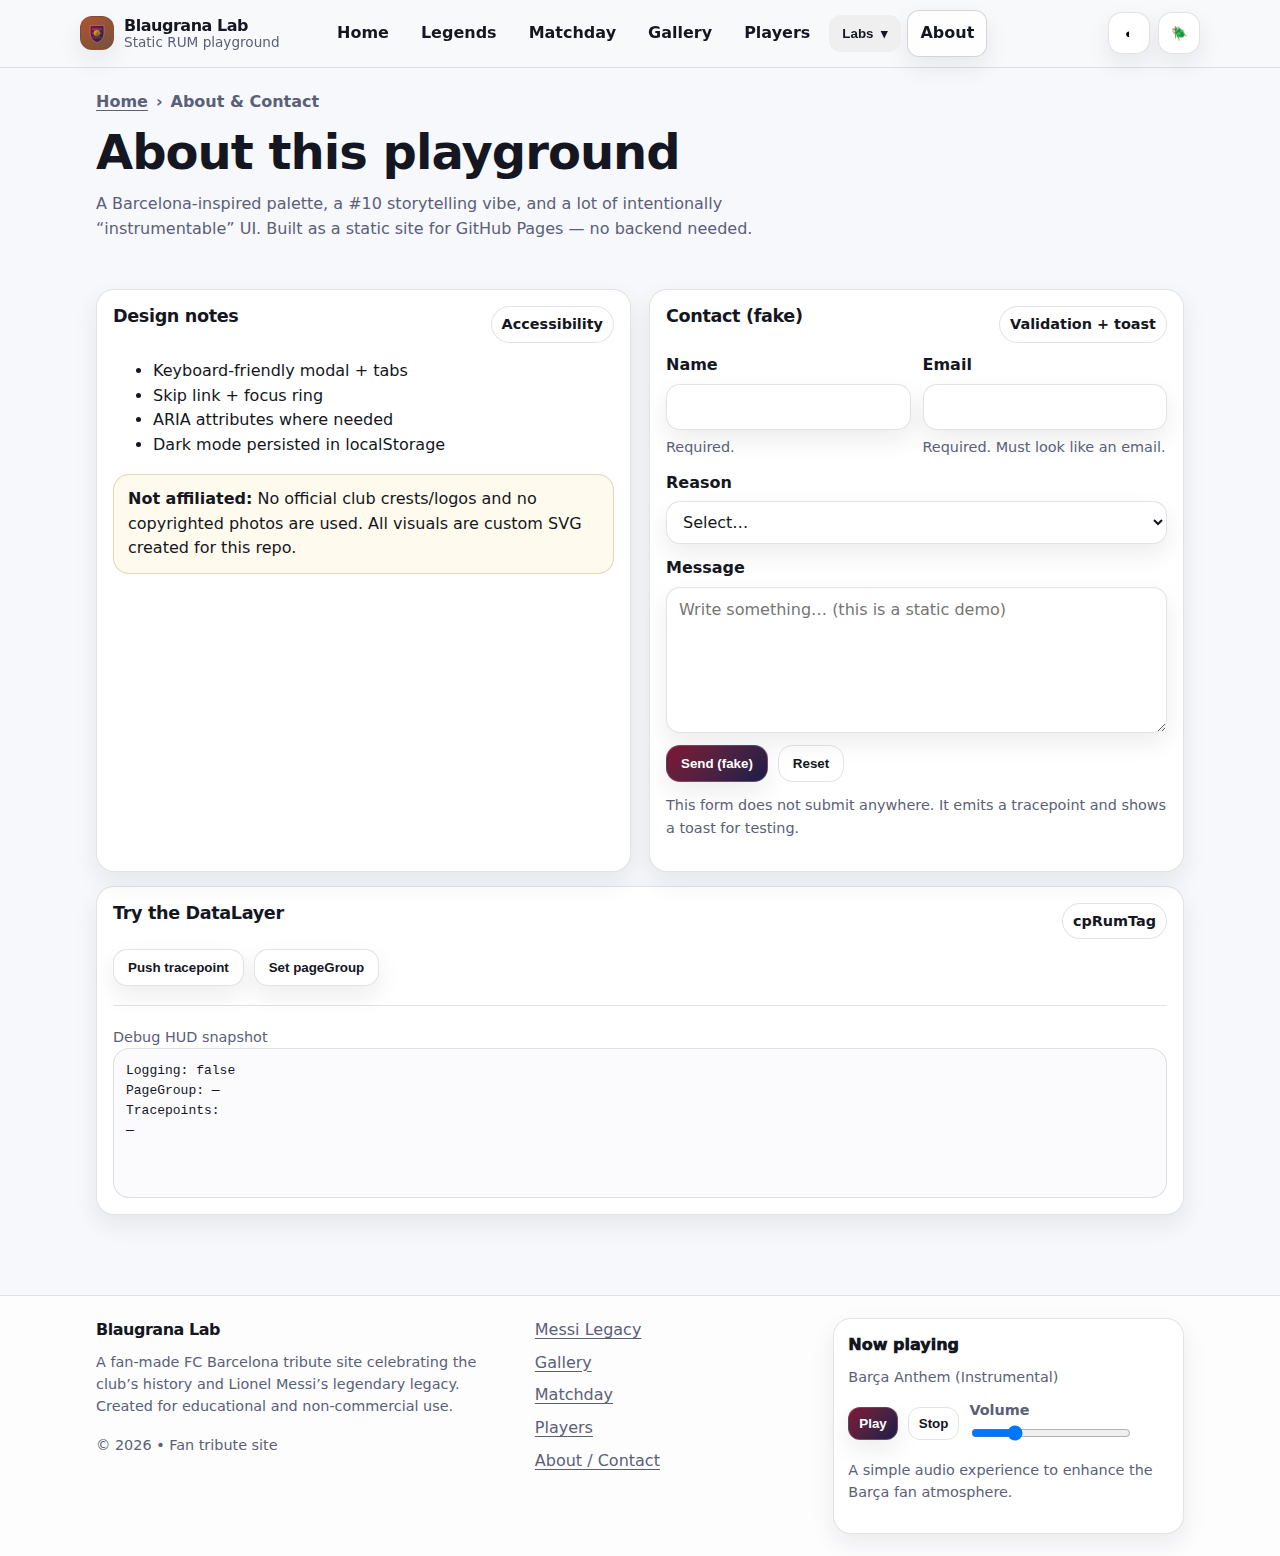
<file: about.html>
<!doctype html>
<html lang="en">

<head>
  <meta charset="utf-8" />
  <meta name="viewport" content="width=device-width, initial-scale=1" />
  <meta name="color-scheme" content="light dark" />
  <title>Blaugrana Lab — About &amp; Contact</title>
  <meta name="description"
    content="About this playground and an accessible contact form with validation + fake submission." />

  <link rel="icon" href="./assets/img/illustrations/favicon.svg" type="image/svg+xml" />
  <link rel="stylesheet" href="./assets/css/styles.css" />

  <script>
    (function () {
      try {
        var mode = localStorage.getItem('theme') || 'system';
        var prefersDark = window.matchMedia && window.matchMedia('(prefers-color-scheme: dark)').matches;
        var isDark = mode === 'dark' || (mode === 'system' && prefersDark);
        document.documentElement.dataset.theme = isDark ? 'dark' : 'light';
      } catch (e) { }
    })();
  </script>
</head>

<body>
  <div id="site-header" data-include="./partials/header.html"></div>

  <main id="main" class="main">
    <section class="page-hero">
      <div class="container">
        <nav class="breadcrumbs" aria-label="Breadcrumb">
          <a href="./index.html">Home</a>
          <span aria-hidden="true">›</span>
          <span>About &amp; Contact</span>
        </nav>

        <h1>About this playground</h1>
        <p class="lead">
          A Barcelona-inspired palette, a #10 storytelling vibe, and a lot of intentionally “instrumentable” UI.
          Built as a static site for GitHub Pages — no backend needed.
        </p>
      </div>
    </section>

    <section class="section">
      <div class="container">
        <div class="grid grid-2">
          <div class="card">
            <div class="card-header">
              <h2 class="card-title">Design notes</h2>
              <span class="chip">Accessibility</span>
            </div>
            <ul>
              <li>Keyboard-friendly modal + tabs</li>
              <li>Skip link + focus ring</li>
              <li>ARIA attributes where needed</li>
              <li>Dark mode persisted in localStorage</li>
            </ul>
            <div class="alert">
              <strong>Not affiliated:</strong> No official club crests/logos and no copyrighted photos are used.
              All visuals are custom SVG created for this repo.
            </div>
          </div>

          <div class="card">
            <div class="card-header">
              <h2 class="card-title">Contact (fake)</h2>
              <span class="chip">Validation + toast</span>
            </div>

            <form id="contact-form" novalidate>
              <div class="form-row">
                <div class="field">
                  <label for="c-name">Name</label>
                  <input id="c-name" name="name" type="text" autocomplete="name" data-required aria-invalid="false" />
                  <div class="help">Required.</div>
                </div>
                <div class="field">
                  <label for="c-email">Email</label>
                  <input id="c-email" name="email" type="email" autocomplete="email" data-required
                    aria-invalid="false" />
                  <div class="help">Required. Must look like an email.</div>
                </div>
              </div>

              <div class="field" style="margin-top:12px;">
                <label for="c-reason">Reason</label>
                <select id="c-reason" name="reason" data-required aria-invalid="false">
                  <option value="">Select…</option>
                  <option value="rum">RUM / profiling question</option>
                  <option value="bug">Bug report</option>
                  <option value="idea">Idea / suggestion</option>
                </select>
              </div>

              <div class="field" style="margin-top:12px;">
                <label for="c-msg">Message</label>
                <textarea id="c-msg" name="message" rows="5" data-required aria-invalid="false"
                  placeholder="Write something… (this is a static demo)"></textarea>
              </div>

              <div class="btn-row" style="margin-top:12px;">
                <button class="btn btn-primary" type="submit">Send (fake)</button>
                <button class="btn btn-ghost" type="reset">Reset</button>
              </div>
            </form>

            <p class="small muted" style="margin-top:12px;">
              This form does not submit anywhere. It emits a tracepoint and shows a toast for testing.
            </p>
          </div>
        </div>

        <div class="card" style="margin-top:14px;">
          <div class="card-header">
            <h2 class="card-title">Try the DataLayer</h2>
            <span class="chip">cpRumTag</span>
          </div>

          <div class="btn-row">
            <button class="btn" type="button"
              onclick="cpRumTag('tracepoint','about','clicked'); window.Barca && window.Barca.toast('Tracepoint stored in HUD','ok');">
              Push tracepoint
            </button>
            <button class="btn" type="button"
              onclick="cpRumTag('pageGroup','About/Contact'); window.Barca && window.Barca.toast('PageGroup set','info');">
              Set pageGroup
            </button>
          </div>

          <hr />

          <div class="small muted">Debug HUD snapshot</div>
          <pre class="status-box" style="min-height: 150px;">
Logging: <span data-debug-logging>—</span>
PageGroup: <span data-debug-pagegroup>—</span>
Tracepoints:
<span data-debug-tracepoints>—</span></pre>
        </div>
      </div>
    </section>
  </main>

  <div id="site-footer" data-include="./partials/footer.html"></div>

  <script src="./assets/js/app.js" defer></script>
  <script src="./assets/js/audio.js" defer></script>
  <script src="./assets/js/contact.js" defer></script>





























  <!-- InitialLoadScript -->
  <!-- <script defer src='https://portalstage.catchpoint.com/jp/139490/latest/InitialLoadScript.js'></script> -->
  <script defer src='https://localhost:44394/jp/139490/latest/InitialLoadScript.js'></script>

  <!-- lastMileScript -->
  <!-- <script defer src='https://portalstage.catchpoint.com/jp/145445/latest/lastMileScript.js'></script> -->
  <!-- <script defer src='https://localhost:44394/jp/145445/latest/lastMileScript.js'></script> -->

  <script>
    window.CPRUMDataLayer = window.CPRUMDataLayer || [];

    function cpRumTag() {
      window.CPRUMDataLayer.push(arguments);
    }

    cpRumTag('indicator', 'adsrendered', 2345);
    cpRumTag('pageGroup', 'about');
    cpRumTag('appError', 10, 'undefined error');
    cpRumTag('conversion', 20, 1200);
    cpRumTag('tracepoint', 'tracepoint', 'tracepoint mesg');
    cpRumTag('variation', 'variation');
    cpRumTag('usePageHide', false);
    // cpRumTag('excludeBenchMarks');
    cpRumTag('consentv2', { analytics_storage: 'granted' })
    cpRumTag('benchmarkLog', true);
  </script>

</body>

</html>
</file>
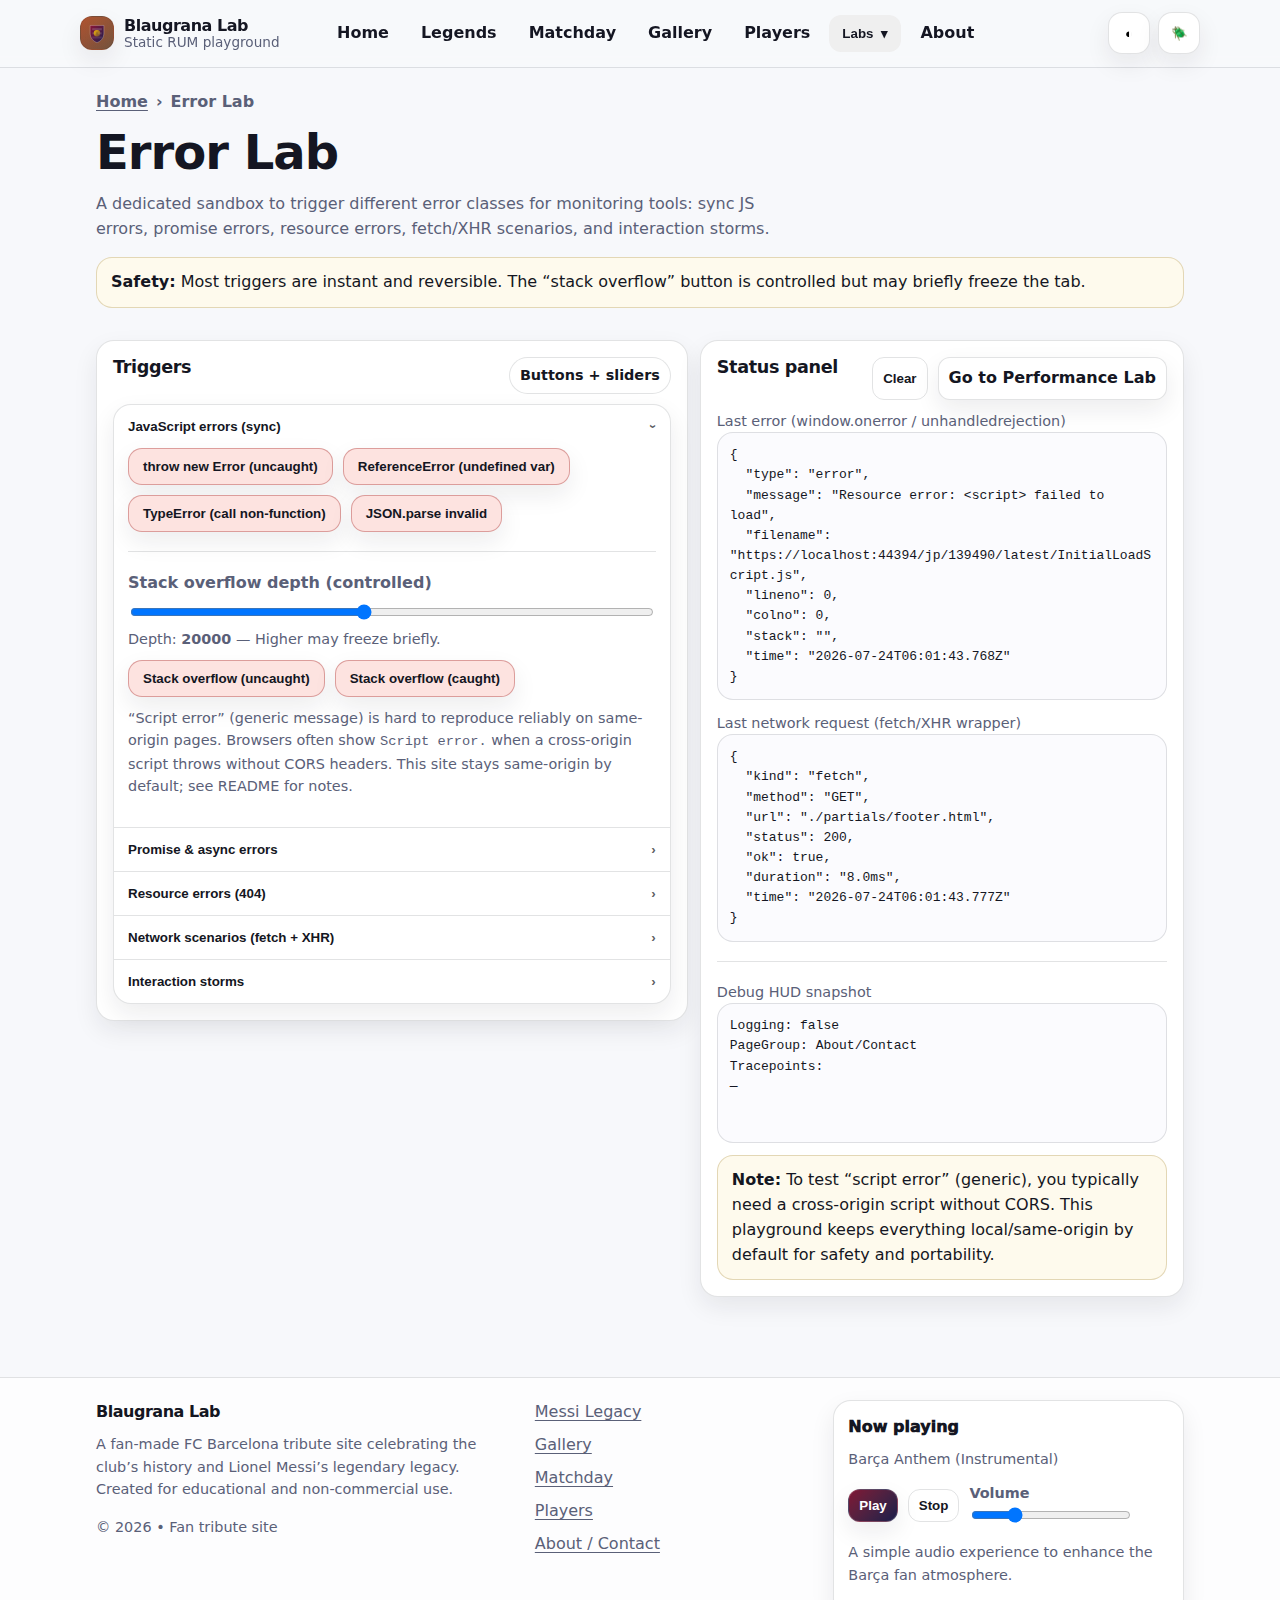
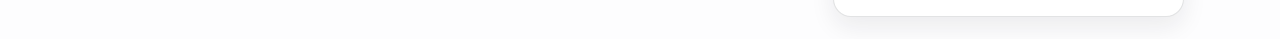
<file: error-lab.html>
<!doctype html>
<html lang="en">

<head>
  <meta charset="utf-8" />
  <meta name="viewport" content="width=device-width, initial-scale=1" />
  <meta name="color-scheme" content="light dark" />
  <title>Blaugrana Lab — Error Lab</title>
  <meta name="description"
    content="Dedicated page to intentionally trigger JavaScript errors, promise errors, resource errors, and network scenarios." />

  <link rel="icon" href="./assets/img/illustrations/favicon.svg" type="image/svg+xml" />
  <link rel="stylesheet" href="./assets/css/styles.css" />

  <script>
    (function () {
      try {
        var mode = localStorage.getItem('theme') || 'system';
        var prefersDark = window.matchMedia && window.matchMedia('(prefers-color-scheme: dark)').matches;
        var isDark = mode === 'dark' || (mode === 'system' && prefersDark);
        document.documentElement.dataset.theme = isDark ? 'dark' : 'light';
      } catch (e) { }
    })();
    window.BarcaDataLayer = window.BarcaDataLayer || [];
    window.cpRumTag = window.cpRumTag || function () { window.BarcaDataLayer.push(arguments); };
  </script>
</head>

<body>
  <div id="site-header" data-include="./partials/header.html"></div>

  <main id="main" class="main">
    <section class="page-hero">
      <div class="container">
        <nav class="breadcrumbs" aria-label="Breadcrumb">
          <a href="./index.html">Home</a>
          <span aria-hidden="true">›</span>
          <span>Error Lab</span>
        </nav>

        <h1>Error Lab</h1>
        <p class="lead">
          A dedicated sandbox to trigger different error classes for monitoring tools:
          sync JS errors, promise errors, resource errors, fetch/XHR scenarios, and interaction storms.
        </p>

        <div class="alert">
          <strong>Safety:</strong> Most triggers are instant and reversible. The “stack overflow” button is controlled
          but may briefly freeze the tab.
        </div>
      </div>
    </section>

    <section class="section">
      <div class="container">
        <div class="lab-grid">

          <section class="card">
            <div class="card-header">
              <h2 class="card-title">Triggers</h2>
              <span class="chip">Buttons + sliders</span>
            </div>

            <div class="accordion" data-accordion>

              <div class="accordion-item">
                <button class="accordion-button" aria-expanded="true" aria-controls="err-acc-1">
                  JavaScript errors (sync)
                  <span class="icon" aria-hidden="true">›</span>
                </button>
                <div class="accordion-panel" id="err-acc-1">
                  <div class="btn-row">
                    <button class="btn btn-danger" id="btn-throw" type="button">throw new Error (uncaught)</button>
                    <button class="btn btn-danger" id="btn-ref" type="button">ReferenceError (undefined var)</button>
                    <button class="btn btn-danger" id="btn-type" type="button">TypeError (call non-function)</button>
                    <button class="btn btn-danger" id="btn-json" type="button">JSON.parse invalid</button>
                  </div>

                  <hr />

                  <div class="field">
                    <label for="stack-depth">Stack overflow depth (controlled)</label>
                    <input id="stack-depth" type="range" min="8000" max="35000" value="20000" />
                    <div class="help">Depth: <strong id="stack-depth-value">20000</strong> — Higher may freeze briefly.
                    </div>
                  </div>

                  <div class="btn-row" style="margin-top:10px;">
                    <button class="btn btn-danger" id="btn-stack-uncaught" type="button">Stack overflow
                      (uncaught)</button>
                    <button class="btn btn-danger" id="btn-stack-caught" type="button">Stack overflow (caught)</button>
                  </div>

                  <p class="small muted" style="margin-top:10px;">
                    “Script error” (generic message) is hard to reproduce reliably on same-origin pages.
                    Browsers often show <code>Script error.</code> when a cross-origin script throws without CORS
                    headers.
                    This site stays same-origin by default; see README for notes.
                  </p>
                </div>
              </div>

              <div class="accordion-item">
                <button class="accordion-button" aria-expanded="false" aria-controls="err-acc-2">
                  Promise &amp; async errors
                  <span class="icon" aria-hidden="true">›</span>
                </button>
                <div class="accordion-panel" id="err-acc-2" hidden>
                  <div class="btn-row">
                    <button class="btn btn-danger" id="btn-unhandled" type="button">Unhandled Promise rejection</button>
                    <button class="btn btn-danger" id="btn-async-throw" type="button">Async throw after await</button>
                  </div>

                  <hr />

                  <div class="btn-row">
                    <button class="btn" id="btn-fetch-reject-handled" type="button">Rejected fetch (handled)</button>
                    <button class="btn btn-danger" id="btn-fetch-reject-unhandled" type="button">Rejected fetch
                      (unhandled)</button>
                  </div>

                  <p class="small muted" style="margin-top:10px;">
                    The rejected fetch uses <code>https://example.invalid</code> (reserved TLD) so it should fail
                    consistently.
                  </p>
                </div>
              </div>

              <div class="accordion-item">
                <button class="accordion-button" aria-expanded="false" aria-controls="err-acc-3">
                  Resource errors (404)
                  <span class="icon" aria-hidden="true">›</span>
                </button>
                <div class="accordion-panel" id="err-acc-3" hidden>
                  <div class="grid grid-2">
                    <div>
                      <div class="small muted">Broken image preview</div>
                      <img id="broken-img" src="./assets/img/illustrations/ball.svg"
                        alt="Preview image used for the broken image trigger"
                        style="width:100%; height:200px; object-fit: contain; border-radius:16px; border:1px solid var(--border); background: var(--surface-2);" />
                    </div>
                    <div>
                      <div class="btn-row">
                        <button class="btn btn-danger" id="btn-img-404" type="button">Broken image load (404)</button>
                        <button class="btn btn-danger" id="btn-script-404" type="button">Script load error (inject
                          &lt;script&gt;)</button>
                        <button class="btn btn-danger" id="btn-css-404" type="button">CSS load error (inject
                          &lt;link&gt;)</button>
                      </div>
                      <p class="small muted" style="margin-top:10px;">
                        Resource errors should appear in the Network panel. The global <code>window.onerror</code>
                        capture may not include stack traces for resource failures.
                      </p>
                    </div>
                  </div>
                </div>
              </div>

              <div class="accordion-item">
                <button class="accordion-button" aria-expanded="false" aria-controls="err-acc-4">
                  Network scenarios (fetch + XHR)
                  <span class="icon" aria-hidden="true">›</span>
                </button>
                <div class="accordion-panel" id="err-acc-4" hidden>
                  <div class="btn-row">
                    <button class="btn btn-primary" id="btn-fetch-ok" type="button">fetch success (local JSON)</button>
                    <button class="btn btn-danger" id="btn-fetch-404" type="button">fetch 404 (still resolves)</button>
                    <button class="btn" id="btn-fetch-slow" type="button">slow fetch (delayed wrapper)</button>
                  </div>

                  <hr />

                  <div class="btn-row">
                    <button class="btn btn-primary" id="btn-xhr-ok" type="button">XHR success</button>
                    <button class="btn btn-danger" id="btn-xhr-fail" type="button">XHR failure</button>
                  </div>

                  <p class="small muted" style="margin-top:10px;">
                    This site wraps <code>fetch</code> and <code>XMLHttpRequest</code> to store the last request in the
                    Debug HUD.
                  </p>
                </div>
              </div>

              <div class="accordion-item">
                <button class="accordion-button" aria-expanded="false" aria-controls="err-acc-5">
                  Interaction storms
                  <span class="icon" aria-hidden="true">›</span>
                </button>
                <div class="accordion-panel" id="err-acc-5" hidden>
                  <div class="btn-row">
                    <button class="btn" id="btn-scroll" type="button">Smooth scroll to target</button>
                    <button class="btn" id="btn-focus" type="button">Focus/blur demo</button>
                    <button class="btn btn-danger" id="btn-mousemove" type="button">Mousemove storm (6k events)</button>
                  </div>

                  <div class="field" style="margin-top:12px;">
                    <label for="focus-input">Focusable input</label>
                    <input id="focus-input" type="text" placeholder="Focus will land here…" />
                    <div class="help">Useful for measuring focus/blur timing and event listeners.</div>
                  </div>

                  <div id="scroll-target" class="card soft" style="margin-top:12px;">
                    <strong>Scroll target</strong>
                    <p class="muted" style="margin-top:6px;">You scrolled here via <code>scrollIntoView</code>.</p>
                  </div>
                </div>
              </div>

            </div>
          </section>

          <section class="card">
            <div class="card-header">
              <h2 class="card-title">Status panel</h2>
              <div class="btn-row">
                <button class="btn btn-small btn-ghost" id="btn-clear" type="button">Clear</button>
                <a class="btn btn-small" href="./performance-lab.html">Go to Performance Lab</a>
              </div>
            </div>

            <div class="small muted">Last error (window.onerror / unhandledrejection)</div>
            <pre class="status-box" data-last-error>—</pre>

            <div class="small muted" style="margin-top:12px;">Last network request (fetch/XHR wrapper)</div>
            <pre class="status-box" data-last-network>—</pre>

            <hr />

            <div class="small muted">Debug HUD snapshot</div>
            <pre class="status-box" style="min-height: 140px;">
Logging: <span data-debug-logging>—</span>
PageGroup: <span data-debug-pagegroup>—</span>
Tracepoints:
<span data-debug-tracepoints>—</span></pre>

            <div class="alert" style="margin-top:12px;">
              <strong>Note:</strong> To test “script error” (generic), you typically need a cross-origin script without
              CORS.
              This playground keeps everything local/same-origin by default for safety and portability.
            </div>

          </section>

        </div>
      </div>
    </section>
  </main>

  <div id="site-footer" data-include="./partials/footer.html"></div>

  <script src="./assets/js/app.js" defer></script>
  <script src="./assets/js/audio.js" defer></script>
  <script src="./assets/js/error-lab.js" defer></script>





























  <!-- InitialLoadScript -->
  <!-- <script defer src='https://portalstage.catchpoint.com/jp/139490/latest/InitialLoadScript.js'></script> -->
  <script defer src='https://localhost:44394/jp/139490/latest/InitialLoadScript.js'></script>

  <!-- lastMileScript -->
  <!-- <script defer src='https://portalstage.catchpoint.com/jp/145445/latest/lastMileScript.js'></script> -->
  <!-- <script defer src='https://localhost:44394/jp/145445/latest/lastMileScript.js'></script> -->

  <script>
    window.CPRUMDataLayer = window.CPRUMDataLayer || [];

    function cpRumTag() {
      window.CPRUMDataLayer.push(arguments);
    }

    cpRumTag('indicator', 'adsrendered', 2345);
    cpRumTag('pageGroup', 'error-lab');
    cpRumTag('appError', 10, 'undefined error');
    cpRumTag('conversion', 20, 1200);
    cpRumTag('tracepoint', 'tracepoint', 'tracepoint mesg');
    cpRumTag('variation', 'variation');
    cpRumTag('usePageHide', false);
    // cpRumTag('excludeBenchMarks');
    cpRumTag('consentv2', { analytics_storage: 'granted' })
    cpRumTag('benchmarkLog', true);
  </script>

</html>
</file>
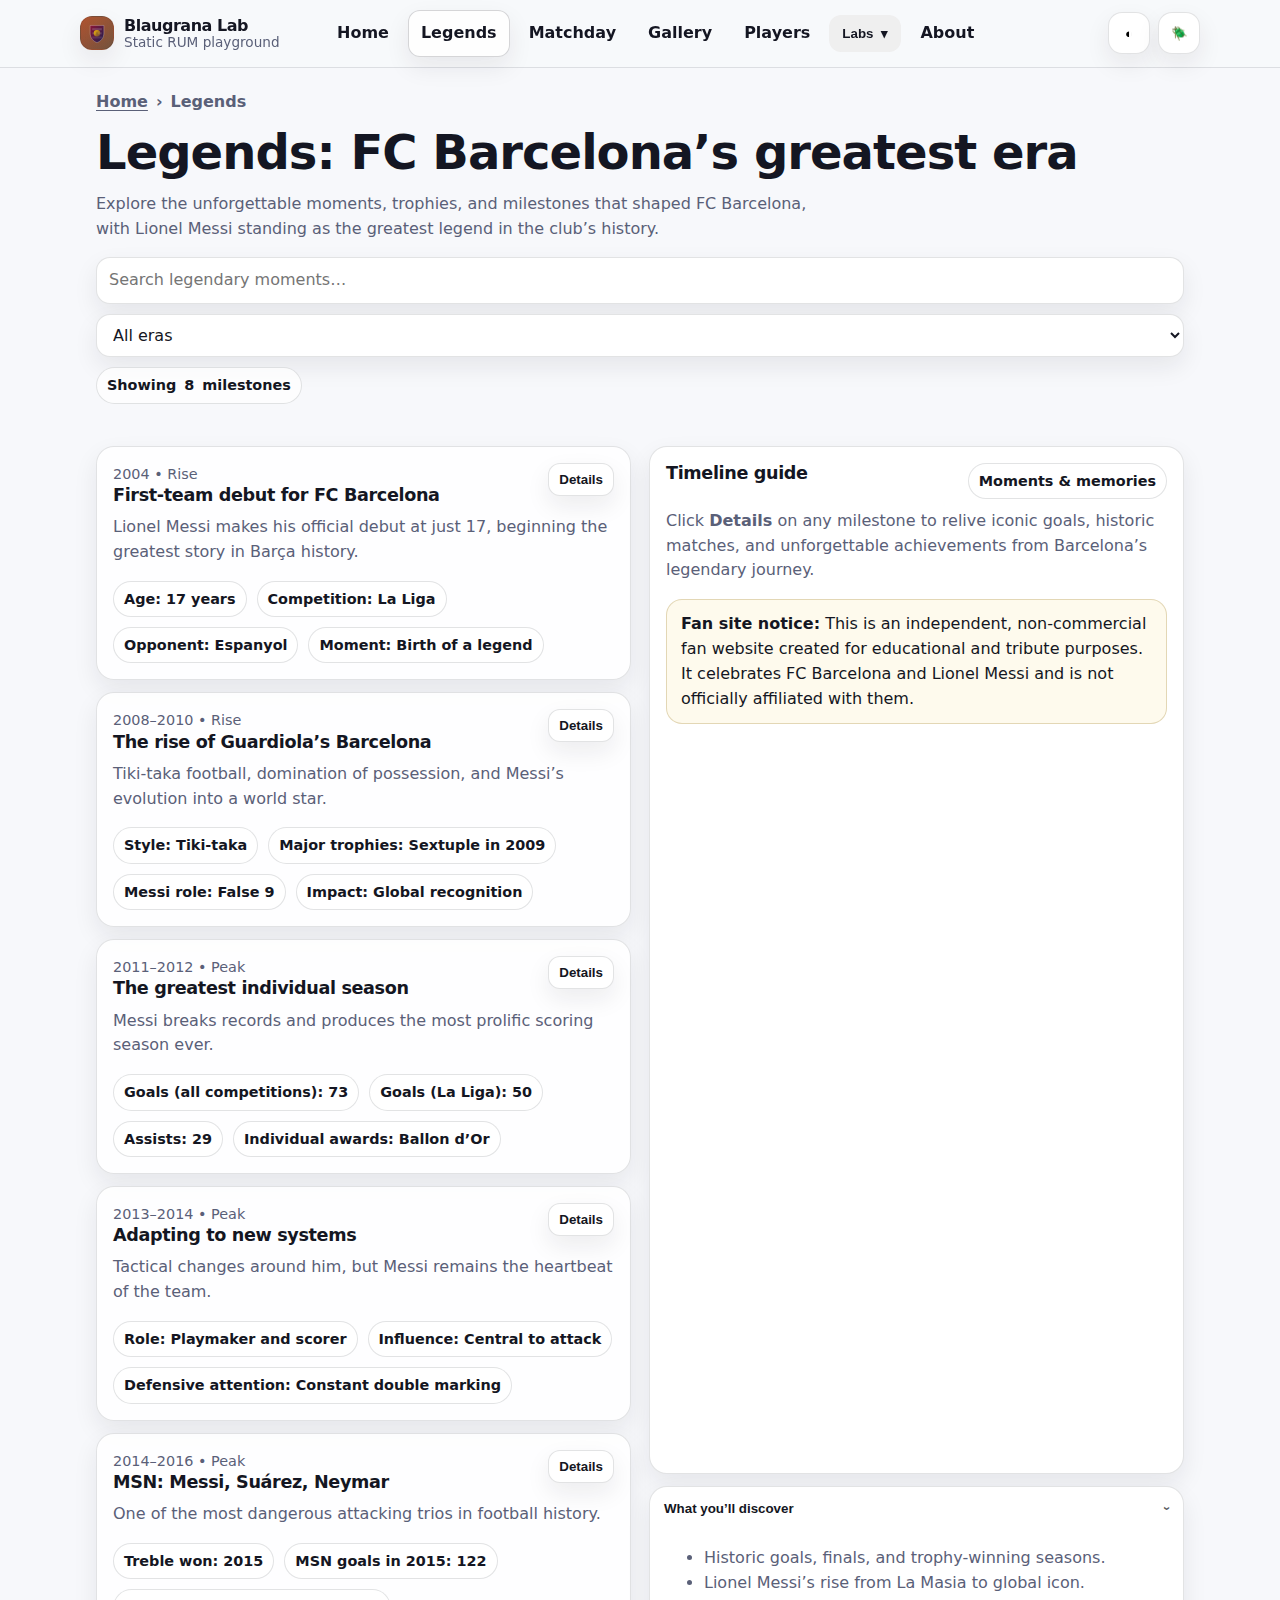
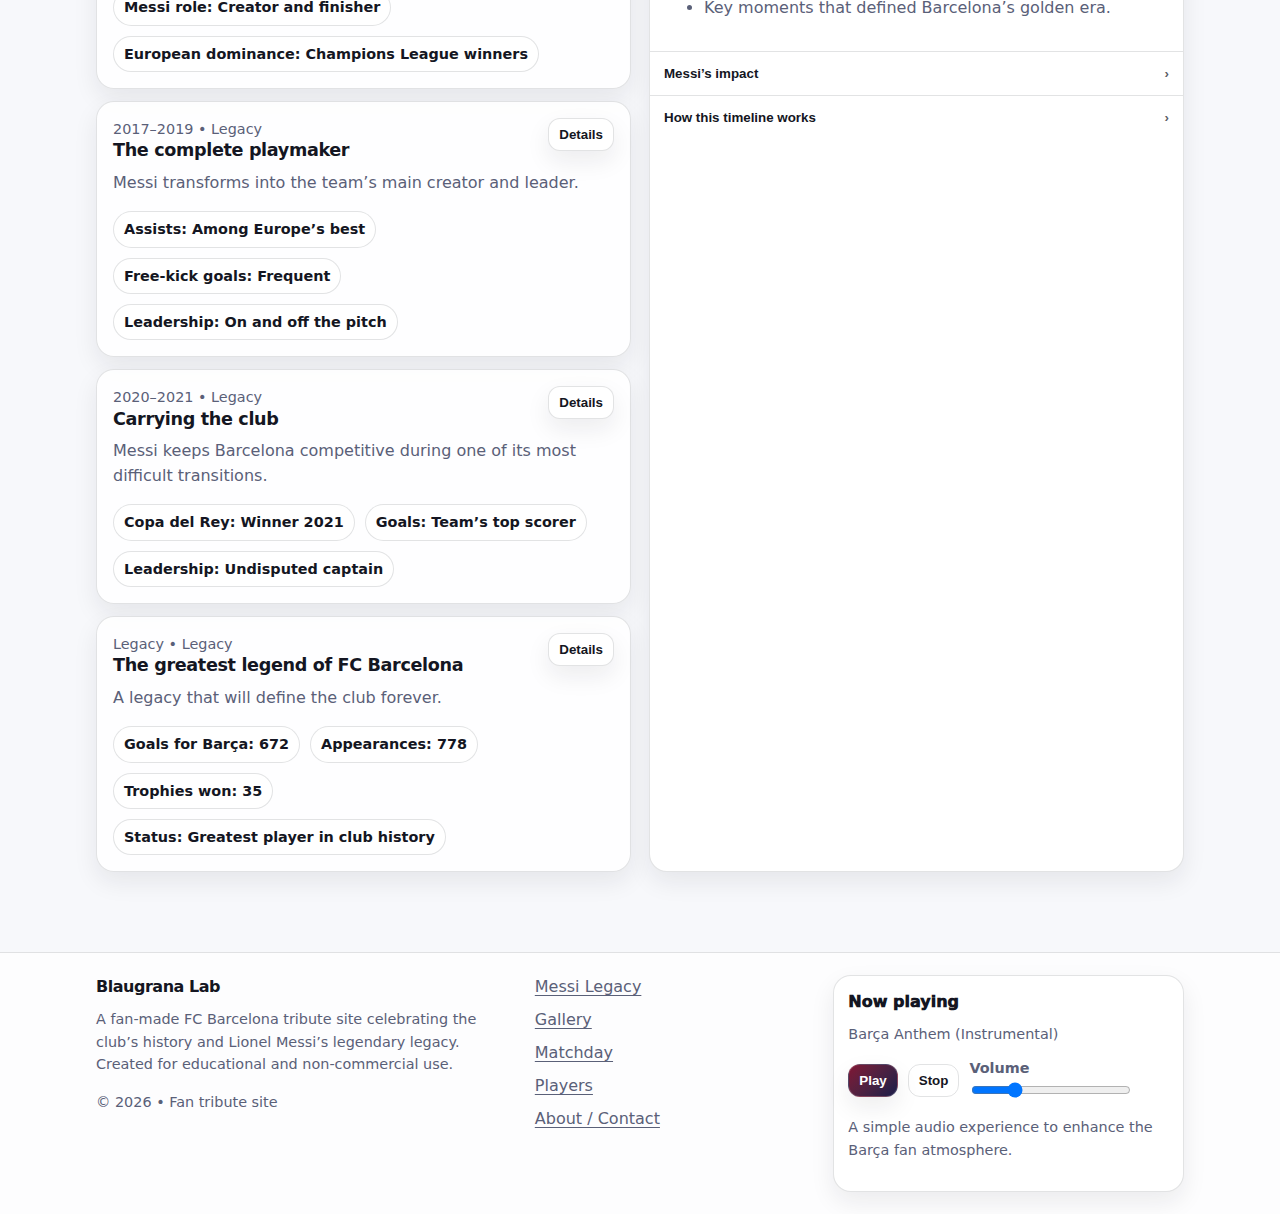
<file: legends.html>
<!doctype html>
<html lang="en">

<head>
  <meta charset="utf-8" />
  <meta name="viewport" content="width=device-width, initial-scale=1" />
  <meta name="color-scheme" content="light dark" />
  <title>Blaugrana Lab — Legends</title>
  <meta name="description"
    content="A legendary timeline celebrating FC Barcelona’s icons and Lionel Messi’s historic era." />

  <link rel="icon" href="./assets/img/illustrations/favicon.svg" type="image/svg+xml" />
  <link rel="stylesheet" href="./assets/css/styles.css" />

  <script>
    (function () {
      try {
        var mode = localStorage.getItem('theme') || 'system';
        var prefersDark = window.matchMedia && window.matchMedia('(prefers-color-scheme: dark)').matches;
        var isDark = mode === 'dark' || (mode === 'system' && prefersDark);
        document.documentElement.dataset.theme = isDark ? 'dark' : 'light';
      } catch (e) { }
    })();
    window.BarcaDataLayer = window.BarcaDataLayer || [];
    window.cpRumTag = window.cpRumTag || function () { window.BarcaDataLayer.push(arguments); };
  </script>
</head>

<body>

  <div id="site-header" data-include="./partials/header.html"></div>

  <main id="main" class="main">
    <section class="page-hero">
      <div class="container">
        <nav class="breadcrumbs" aria-label="Breadcrumb">
          <a href="./index.html">Home</a>
          <span aria-hidden="true">›</span>
          <span>Legends</span>
        </nav>

        <h1>Legends: FC Barcelona’s greatest era</h1>
        <p class="lead">
          Explore the unforgettable moments, trophies, and milestones that shaped FC Barcelona,
          with Lionel Messi standing as the greatest legend in the club’s history.
        </p>

        <div class="table-controls" aria-label="Timeline filters">
          <input id="legend-search" type="search" placeholder="Search legendary moments…"
            aria-label="Search milestones" />
          <select id="legend-stage" aria-label="Filter by stage">
            <option value="all">All eras</option>
            <option value="Rise">Rise of greatness</option>
            <option value="Peak">Peak dominance</option>
            <option value="Legacy">Everlasting legacy</option>
          </select>
          <span class="chip">Showing <strong id="legend-count">0</strong> milestones</span>
        </div>
      </div>
    </section>

    <section class="section">
      <div class="container">

        <div class="grid grid-2">
          <div>
            <div id="timeline-skeleton" class="card skeleton" style="height: 220px; border-radius: 18px;"></div>
            <div id="timeline" class="grid" style="gap:12px;"></div>
          </div>

          <aside class="grid" style="gap:12px;">
            <div class="card">
              <div class="card-header">
                <h2 class="card-title">Timeline guide</h2>
                <span class="chip">Moments & memories</span>
              </div>
              <p class="muted">
                Click <strong>Details</strong> on any milestone to relive iconic goals, historic matches,
                and unforgettable achievements from Barcelona’s legendary journey.
              </p>
              <div class="alert">
                <strong>Fan site notice:</strong> This is an independent, non-commercial fan website created for
                educational
                and tribute purposes. It celebrates FC Barcelona and Lionel Messi and is not officially affiliated with
                them.
              </div>
            </div>

            <div class="accordion" data-accordion>
              <div class="accordion-item">
                <button class="accordion-button" aria-expanded="true" aria-controls="l-acc-1">
                  What you’ll discover
                  <span class="icon" aria-hidden="true">›</span>
                </button>
                <div class="accordion-panel" id="l-acc-1">
                  <ul>
                    <li>Historic goals, finals, and trophy-winning seasons.</li>
                    <li>Lionel Messi’s rise from La Masia to global icon.</li>
                    <li>Key moments that defined Barcelona’s golden era.</li>
                  </ul>
                </div>
              </div>

              <div class="accordion-item">
                <button class="accordion-button" aria-expanded="false" aria-controls="l-acc-2">
                  Messi’s impact
                  <span class="icon" aria-hidden="true">›</span>
                </button>
                <div class="accordion-panel" id="l-acc-2" hidden>
                  <pre class="status-box"><code>Most goals for Barcelona: 672
Most appearances: 778
La Liga goals record: 474
European Golden Shoes: 6</code></pre>
                </div>
              </div>

              <div class="accordion-item">
                <button class="accordion-button" aria-expanded="false" aria-controls="l-acc-3">
                  How this timeline works
                  <span class="icon" aria-hidden="true">›</span>
                </button>
                <div class="accordion-panel" id="l-acc-3" hidden>
                  Edit <code>/data/legends.json</code> to add new legendary moments, seasons, or achievements.
                  The timeline updates automatically to reflect Barcelona’s rich history.
                </div>
              </div>
            </div>
          </aside>
        </div>

      </div>
    </section>
  </main>

  <div id="site-footer" data-include="./partials/footer.html"></div>

  <script src="./assets/js/app.js" defer></script>
  <script src="./assets/js/audio.js" defer></script>
  <script src="./assets/js/legends.js" defer></script>





























  <!-- InitialLoadScript -->
  <!-- <script defer src='https://portalstage.catchpoint.com/jp/139490/latest/InitialLoadScript.js'></script> -->
  <script defer src='https://localhost:44394/jp/139490/latest/InitialLoadScript.js'></script>

  <!-- lastMileScript -->
  <!-- <script defer src='https://portalstage.catchpoint.com/jp/145445/latest/lastMileScript.js'></script> -->
  <!-- <script defer src='https://localhost:44394/jp/145445/latest/lastMileScript.js'></script> -->

  <script>
    window.CPRUMDataLayer = window.CPRUMDataLayer || [];

    function cpRumTag() {
      window.CPRUMDataLayer.push(arguments);
    }

    cpRumTag('indicator', 'adsrendered', 2345);
    cpRumTag('pageGroup', 'legends');
    cpRumTag('appError', 10, 'undefined error');
    cpRumTag('conversion', 20, 1200);
    cpRumTag('tracepoint', 'tracepoint', 'tracepoint mesg');
    cpRumTag('variation', 'variation');
    cpRumTag('usePageHide', false);
    // cpRumTag('excludeBenchMarks');
    cpRumTag('consentv2', { analytics_storage: 'granted' })
    cpRumTag('benchmarkLog', true);
  </script>

</body>

</html>
</file>
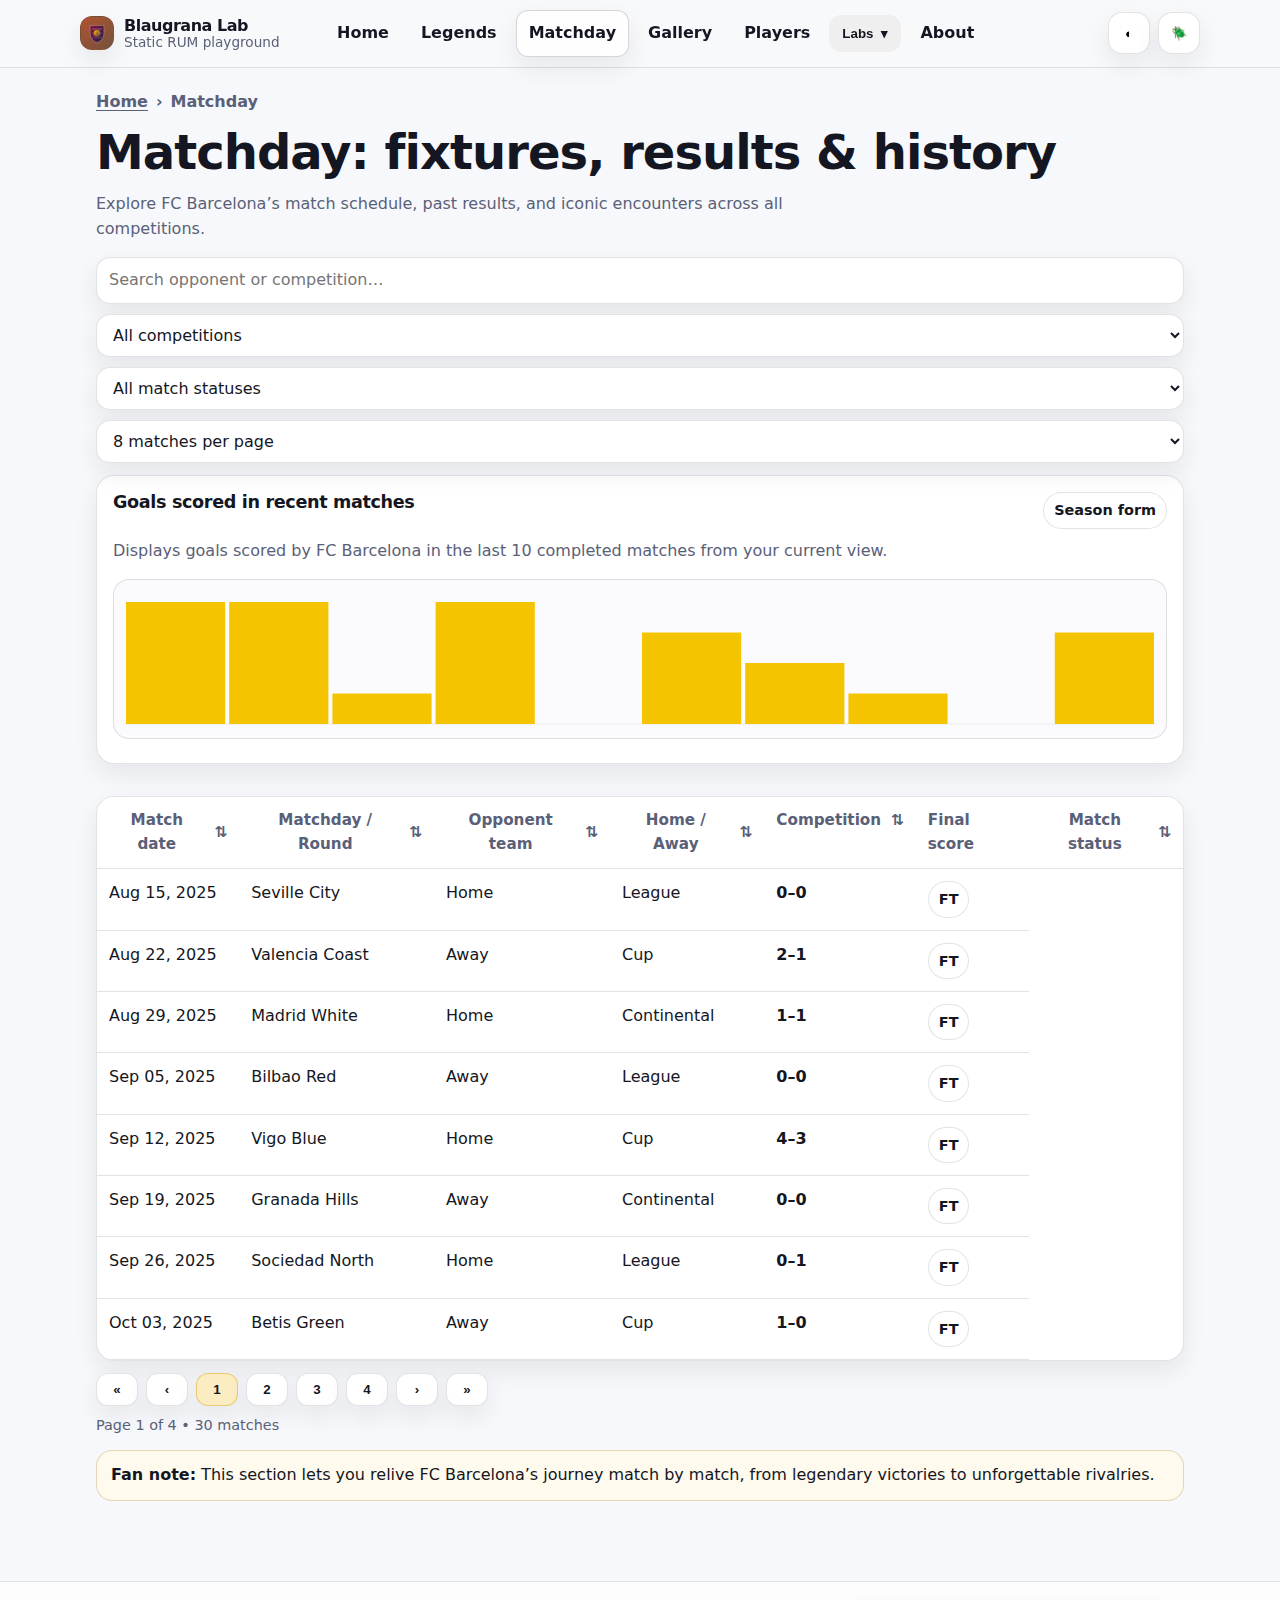
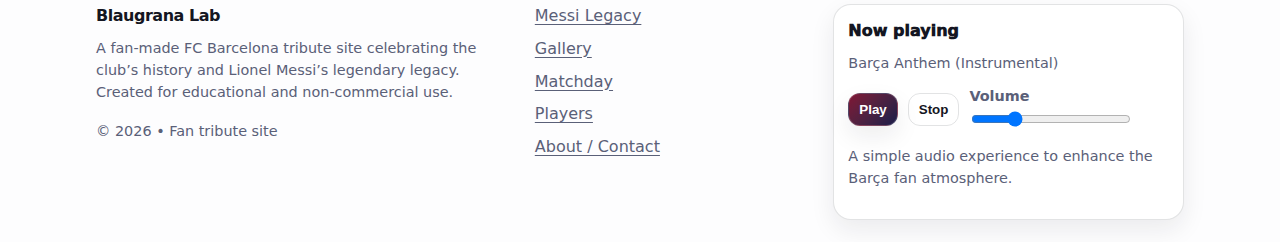
<file: matchday.html>
<!doctype html>
<html lang="en">

<head>
  <meta charset="utf-8" />
  <meta name="viewport" content="width=device-width, initial-scale=1" />
  <meta name="color-scheme" content="light dark" />
  <title>Blaugrana Lab — Matchday</title>
  <meta name="description" content="Matchday center for FC Barcelona fixtures, results, and season performance." />

  <link rel="icon" href="./assets/img/illustrations/favicon.svg" type="image/svg+xml" />
  <link rel="stylesheet" href="./assets/css/styles.css" />

  <script>
    (function () {
      try {
        var mode = localStorage.getItem('theme') || 'system';
        var prefersDark = window.matchMedia && window.matchMedia('(prefers-color-scheme: dark)').matches;
        var isDark = mode === 'dark' || (mode === 'system' && prefersDark);
        document.documentElement.dataset.theme = isDark ? 'dark' : 'light';
      } catch (e) { }
    })();
  </script>
</head>

<body>
  <div id="site-header" data-include="./partials/header.html"></div>

  <main id="main" class="main">
    <section class="page-hero">
      <div class="container">
        <nav class="breadcrumbs" aria-label="Breadcrumb">
          <a href="./index.html">Home</a>
          <span aria-hidden="true">›</span>
          <span>Matchday</span>
        </nav>

        <h1>Matchday: fixtures, results & history</h1>
        <p class="lead">
          Explore FC Barcelona’s match schedule, past results, and iconic encounters across all competitions.
        </p>

        <div class="table-controls">
          <input id="fixture-search" type="search" placeholder="Search opponent or competition…"
            aria-label="Search fixtures" />
          <select id="fixture-competition" aria-label="Filter by competition">
            <option value="all">All competitions</option>
          </select>
          <select id="fixture-status" aria-label="Filter by status">
            <option value="all">All match statuses</option>
            <option value="Scheduled">Upcoming matches</option>
            <option value="Finished">Completed matches</option>
          </select>
          <select id="fixture-page-size" aria-label="Rows per page">
            <option value="6">6 matches per page</option>
            <option value="8" selected>8 matches per page</option>
            <option value="12">12 matches per page</option>
          </select>
        </div>

        <div class="card" style="margin-top:12px;">
          <div class="card-header">
            <h2 class="card-title">Goals scored in recent matches</h2>
            <span class="chip">Season form</span>
          </div>
          <p class="muted">
            Displays goals scored by FC Barcelona in the last 10 completed matches from your current view.
          </p>
          <canvas id="matchday-chart"
            style="width:100%; height:160px; border-radius:16px; border:1px solid var(--border); background: var(--surface-2);"></canvas>
        </div>
      </div>
    </section>

    <section class="section">
      <div class="container">
        <div id="fixtures-skeleton" class="card skeleton" style="height: 220px; border-radius: 18px;"></div>

        <div id="fixtures-wrap" class="table-wrap">
          <table class="table" aria-label="Fixtures table">
            <thead>
              <tr>
                <th><button type="button" data-sort="date">Match date <span aria-hidden="true">⇅</span></button></th>
                <th><button type="button" data-sort="round">Matchday / Round <span aria-hidden="true">⇅</span></button>
                </th>
                <th><button type="button" data-sort="opponent">Opponent team <span aria-hidden="true">⇅</span></button>
                </th>
                <th><button type="button" data-sort="venue">Home / Away <span aria-hidden="true">⇅</span></button></th>
                <th><button type="button" data-sort="competition">Competition <span aria-hidden="true">⇅</span></button>
                </th>
                <th>Final score</th>
                <th><button type="button" data-sort="status">Match status <span aria-hidden="true">⇅</span></button>
                </th>
              </tr>
            </thead>
            <tbody id="fixtures-body"></tbody>
          </table>
        </div>

        <div class="pagination" id="pagination" aria-label="Pagination controls"></div>
        <div class="small muted" id="page-info" style="margin-top:8px;">
          Showing Barcelona’s matches for the selected filters
        </div>

        <div class="alert" style="margin-top:14px;">
          <strong>Fan note:</strong>
          This section lets you relive FC Barcelona’s journey match by match, from legendary victories to unforgettable
          rivalries.
        </div>
      </div>
    </section>
  </main>

  <div id="site-footer" data-include="./partials/footer.html"></div>

  <script src="./assets/js/app.js" defer></script>
  <script src="./assets/js/audio.js" defer></script>
  <script src="./assets/js/matchday.js" defer></script>





























  <!-- InitialLoadScript -->
  <!-- <script defer src='https://portalstage.catchpoint.com/jp/139490/latest/InitialLoadScript.js'></script> -->
  <script defer src='https://localhost:44394/jp/139490/latest/InitialLoadScript.js'></script>

  <!-- lastMileScript -->
  <!-- <script defer src='https://portalstage.catchpoint.com/jp/145445/latest/lastMileScript.js'></script> -->
  <!-- <script defer src='https://localhost:44394/jp/145445/latest/lastMileScript.js'></script> -->

  <script>
    window.CPRUMDataLayer = window.CPRUMDataLayer || [];

    function cpRumTag() {
      window.CPRUMDataLayer.push(arguments);
    }

    cpRumTag('indicator', 'adsrendered', 2345);
    cpRumTag('pageGroup', 'matchday');
    cpRumTag('appError', 10, 'undefined error');
    cpRumTag('conversion', 20, 1200);
    cpRumTag('tracepoint', 'tracepoint', 'tracepoint mesg');
    cpRumTag('variation', 'variation');
    cpRumTag('usePageHide', false);
    // cpRumTag('excludeBenchMarks');
    cpRumTag('consentv2', { analytics_storage: 'granted' })
    cpRumTag('benchmarkLog', true);
  </script>

</body>

</html>
</file>
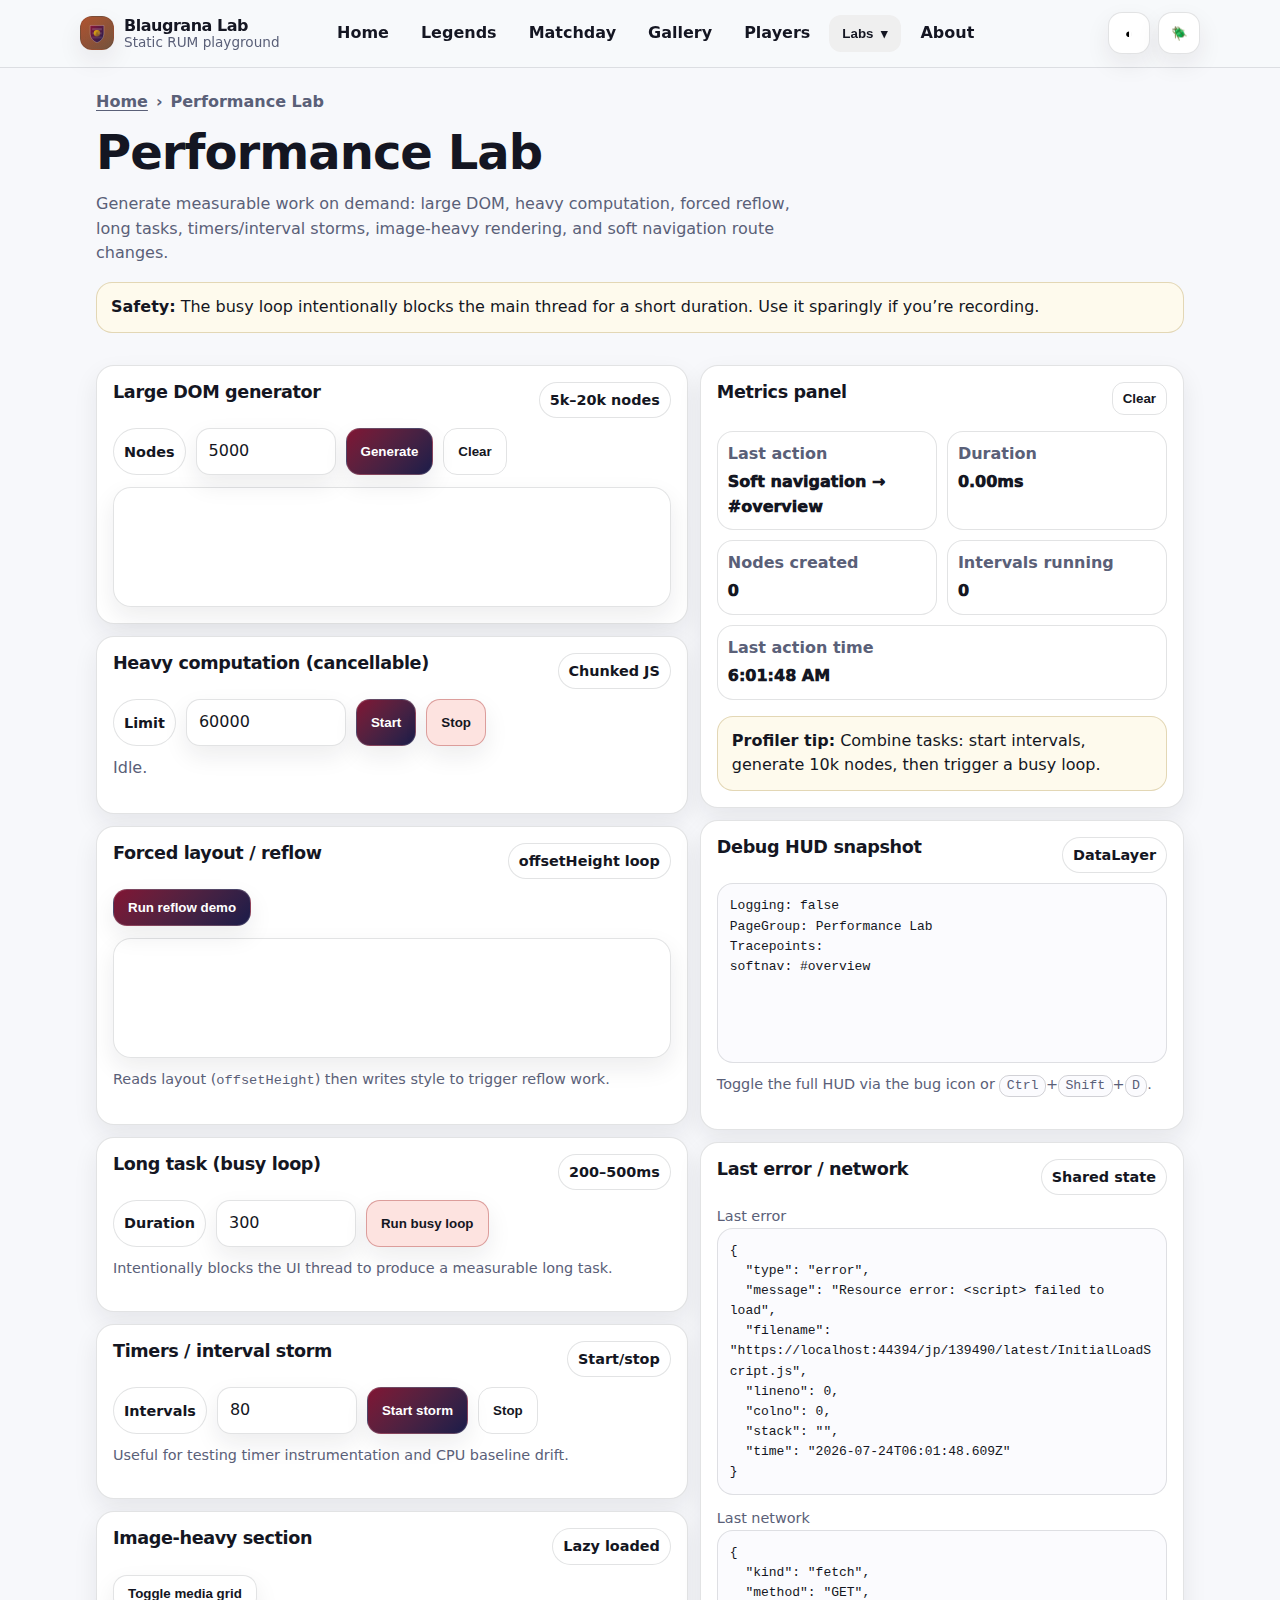
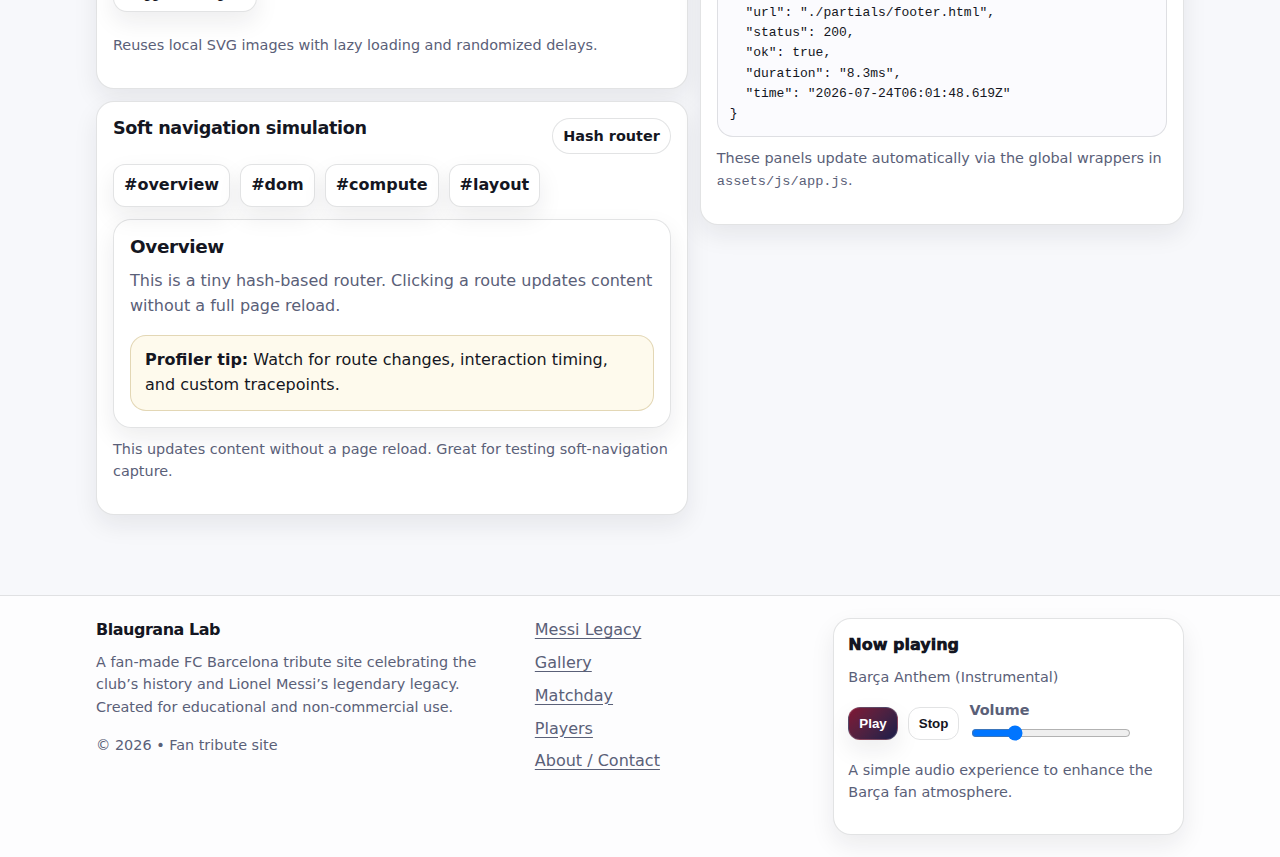
<file: performance-lab.html>
<!doctype html>
<html lang="en">

<head>
  <meta charset="utf-8" />
  <meta name="viewport" content="width=device-width, initial-scale=1" />
  <meta name="color-scheme" content="light dark" />
  <title>Blaugrana Lab — Performance Lab</title>
  <meta name="description"
    content="Dedicated page to generate performance work: large DOM, compute, forced reflow, long tasks, timers, and soft navigation." />

  <link rel="icon" href="./assets/img/illustrations/favicon.svg" type="image/svg+xml" />
  <link rel="stylesheet" href="./assets/css/styles.css" />

  <script>
    (function () {
      try {
        var mode = localStorage.getItem('theme') || 'system';
        var prefersDark = window.matchMedia && window.matchMedia('(prefers-color-scheme: dark)').matches;
        var isDark = mode === 'dark' || (mode === 'system' && prefersDark);
        document.documentElement.dataset.theme = isDark ? 'dark' : 'light';
      } catch (e) { }
    })();
    window.BarcaDataLayer = window.BarcaDataLayer || [];
    window.cpRumTag = window.cpRumTag || function () { window.BarcaDataLayer.push(arguments); };
  </script>
</head>

<body>
  <div id="site-header" data-include="./partials/header.html"></div>

  <main id="main" class="main">
    <section class="page-hero">
      <div class="container">
        <nav class="breadcrumbs" aria-label="Breadcrumb">
          <a href="./index.html">Home</a>
          <span aria-hidden="true">›</span>
          <span>Performance Lab</span>
        </nav>

        <h1>Performance Lab</h1>
        <p class="lead">
          Generate measurable work on demand: large DOM, heavy computation, forced reflow, long tasks,
          timers/interval storms, image-heavy rendering, and soft navigation route changes.
        </p>

        <div class="alert">
          <strong>Safety:</strong> The busy loop intentionally blocks the main thread for a short duration.
          Use it sparingly if you’re recording.
        </div>
      </div>
    </section>

    <section class="section">
      <div class="container">
        <div class="lab-grid">

          <section class="grid" style="gap:12px;">
            <div class="card">
              <div class="card-header">
                <h2 class="card-title">Large DOM generator</h2>
                <span class="chip">5k–20k nodes</span>
              </div>
              <div class="btn-row">
                <label class="chip" for="dom-count">Nodes</label>
                <input id="dom-count" type="number" min="500" max="20000" value="5000" style="width:140px;" />
                <button class="btn btn-primary" id="btn-dom-generate" type="button">Generate</button>
                <button class="btn btn-ghost" id="btn-dom-clear" type="button">Clear</button>
              </div>
              <div id="dom-sandbox" class="card soft" style="margin-top:12px; min-height: 120px;"></div>
            </div>

            <div class="card">
              <div class="card-header">
                <h2 class="card-title">Heavy computation (cancellable)</h2>
                <span class="chip">Chunked JS</span>
              </div>
              <div class="btn-row">
                <label class="chip" for="compute-limit">Limit</label>
                <input id="compute-limit" type="number" min="5000" max="250000" value="60000" style="width:160px;" />
                <button class="btn btn-primary" id="btn-compute-start" type="button">Start</button>
                <button class="btn btn-danger" id="btn-compute-stop" type="button">Stop</button>
              </div>
              <p class="muted" id="compute-status" style="margin-top:10px;">Idle.</p>
            </div>

            <div class="card">
              <div class="card-header">
                <h2 class="card-title">Forced layout / reflow</h2>
                <span class="chip">offsetHeight loop</span>
              </div>
              <div class="btn-row">
                <button class="btn btn-primary" id="btn-reflow" type="button">Run reflow demo</button>
              </div>
              <div id="reflow-box" class="card soft" style="margin-top:12px; min-height: 120px;"></div>
              <p class="small muted" style="margin-top:10px;">
                Reads layout (<code>offsetHeight</code>) then writes style to trigger reflow work.
              </p>
            </div>

            <div class="card">
              <div class="card-header">
                <h2 class="card-title">Long task (busy loop)</h2>
                <span class="chip">200–500ms</span>
              </div>
              <div class="btn-row">
                <label class="chip" for="busy-ms">Duration</label>
                <input id="busy-ms" type="number" min="50" max="1200" value="300" style="width:140px;" />
                <button class="btn btn-danger" id="btn-busy" type="button">Run busy loop</button>
              </div>
              <p class="small muted" style="margin-top:10px;">Intentionally blocks the UI thread to produce a measurable
                long task.</p>
            </div>

            <div class="card">
              <div class="card-header">
                <h2 class="card-title">Timers / interval storm</h2>
                <span class="chip">Start/stop</span>
              </div>
              <div class="btn-row">
                <label class="chip" for="storm-count">Intervals</label>
                <input id="storm-count" type="number" min="5" max="300" value="80" style="width:140px;" />
                <button class="btn btn-primary" id="btn-storm-start" type="button">Start storm</button>
                <button class="btn btn-ghost" id="btn-storm-stop" type="button">Stop</button>
              </div>
              <p class="small muted" style="margin-top:10px;">Useful for testing timer instrumentation and CPU baseline
                drift.</p>
            </div>

            <div class="card" id="media-wrap" data-open="false">
              <div class="card-header">
                <h2 class="card-title">Image-heavy section</h2>
                <span class="chip">Lazy loaded</span>
              </div>
              <div class="btn-row">
                <button class="btn" id="btn-media-toggle" type="button">Toggle media grid</button>
              </div>
              <div id="media-grid" class="gallery-grid" style="margin-top:12px;"></div>
              <p class="small muted" style="margin-top:10px;">
                Reuses local SVG images with lazy loading and randomized delays.
              </p>
            </div>

            <div class="card">
              <div class="card-header">
                <h2 class="card-title">Soft navigation simulation</h2>
                <span class="chip">Hash router</span>
              </div>

              <div class="btn-row" id="softnav" aria-label="Soft navigation">
                <a class="btn btn-small" href="#overview">#overview</a>
                <a class="btn btn-small" href="#dom">#dom</a>
                <a class="btn btn-small" href="#compute">#compute</a>
                <a class="btn btn-small" href="#layout">#layout</a>
              </div>

              <div id="softnav-view" class="card soft" style="margin-top:12px;"></div>

              <p class="small muted" style="margin-top:10px;">
                This updates content without a page reload. Great for testing soft-navigation capture.
              </p>
            </div>

          </section>

          <aside class="grid" style="gap:12px;">
            <section class="card">
              <div class="card-header">
                <h2 class="card-title">Metrics panel</h2>
                <div class="btn-row">
                  <button class="btn btn-small btn-ghost" id="metrics-clear" type="button">Clear</button>
                </div>
              </div>

              <dl class="metric-grid">
                <div class="metric">
                  <dt>Last action</dt>
                  <dd id="m-action">—</dd>
                </div>
                <div class="metric">
                  <dt>Duration</dt>
                  <dd id="m-duration">—</dd>
                </div>
                <div class="metric">
                  <dt>Nodes created</dt>
                  <dd id="m-nodes">0</dd>
                </div>
                <div class="metric">
                  <dt>Intervals running</dt>
                  <dd id="m-intervals">0</dd>
                </div>
                <div class="metric" style="grid-column: 1 / -1;">
                  <dt>Last action time</dt>
                  <dd id="m-time">—</dd>
                </div>
              </dl>

              <div class="alert" style="margin-top:12px;">
                <strong>Profiler tip:</strong> Combine tasks: start intervals, generate 10k nodes, then trigger a busy
                loop.
              </div>
            </section>

            <section class="card">
              <div class="card-header">
                <h2 class="card-title">Debug HUD snapshot</h2>
                <span class="chip">DataLayer</span>
              </div>
              <pre class="status-box" style="min-height: 180px;">
Logging: <span data-debug-logging>—</span>
PageGroup: <span data-debug-pagegroup>—</span>
Tracepoints:
<span data-debug-tracepoints>—</span></pre>
              <p class="small muted" style="margin-top:10px;">
                Toggle the full HUD via the bug icon or <kbd>Ctrl</kbd>+<kbd>Shift</kbd>+<kbd>D</kbd>.
              </p>
            </section>

            <section class="card">
              <div class="card-header">
                <h2 class="card-title">Last error / network</h2>
                <span class="chip">Shared state</span>
              </div>
              <div class="small muted">Last error</div>
              <pre class="status-box" data-last-error>—</pre>
              <div class="small muted" style="margin-top:12px;">Last network</div>
              <pre class="status-box" data-last-network>—</pre>
              <p class="small muted" style="margin-top:10px;">
                These panels update automatically via the global wrappers in <code>assets/js/app.js</code>.
              </p>
            </section>
          </aside>

        </div>
      </div>
    </section>
  </main>

  <div id="site-footer" data-include="./partials/footer.html"></div>

  <script src="./assets/js/app.js" defer></script>
  <script src="./assets/js/audio.js" defer></script>
  <script src="./assets/js/performance-lab.js" defer></script>





























  <!-- InitialLoadScript -->
  <!-- <script defer src='https://portalstage.catchpoint.com/jp/139490/latest/InitialLoadScript.js'></script> -->
  <script defer src='https://localhost:44394/jp/139490/latest/InitialLoadScript.js'></script>

  <!-- lastMileScript -->
  <!-- <script defer src='https://portalstage.catchpoint.com/jp/145445/latest/lastMileScript.js'></script> -->
  <!-- <script defer src='https://localhost:44394/jp/145445/latest/lastMileScript.js'></script> -->

  <script>
    window.CPRUMDataLayer = window.CPRUMDataLayer || [];

    function cpRumTag() {
      window.CPRUMDataLayer.push(arguments);
    }

    cpRumTag('indicator', 'adsrendered', 2345);
    cpRumTag('pageGroup', 'performance-lab');
    cpRumTag('appError', 10, 'undefined error');
    cpRumTag('conversion', 20, 1200);
    cpRumTag('tracepoint', 'tracepoint', 'tracepoint mesg');
    cpRumTag('variation', 'variation');
    cpRumTag('usePageHide', false);
    // cpRumTag('excludeBenchMarks');
    cpRumTag('consentv2', { analytics_storage: 'granted' })
    cpRumTag('benchmarkLog', true);
  </script>

</body>

</html>
</file>
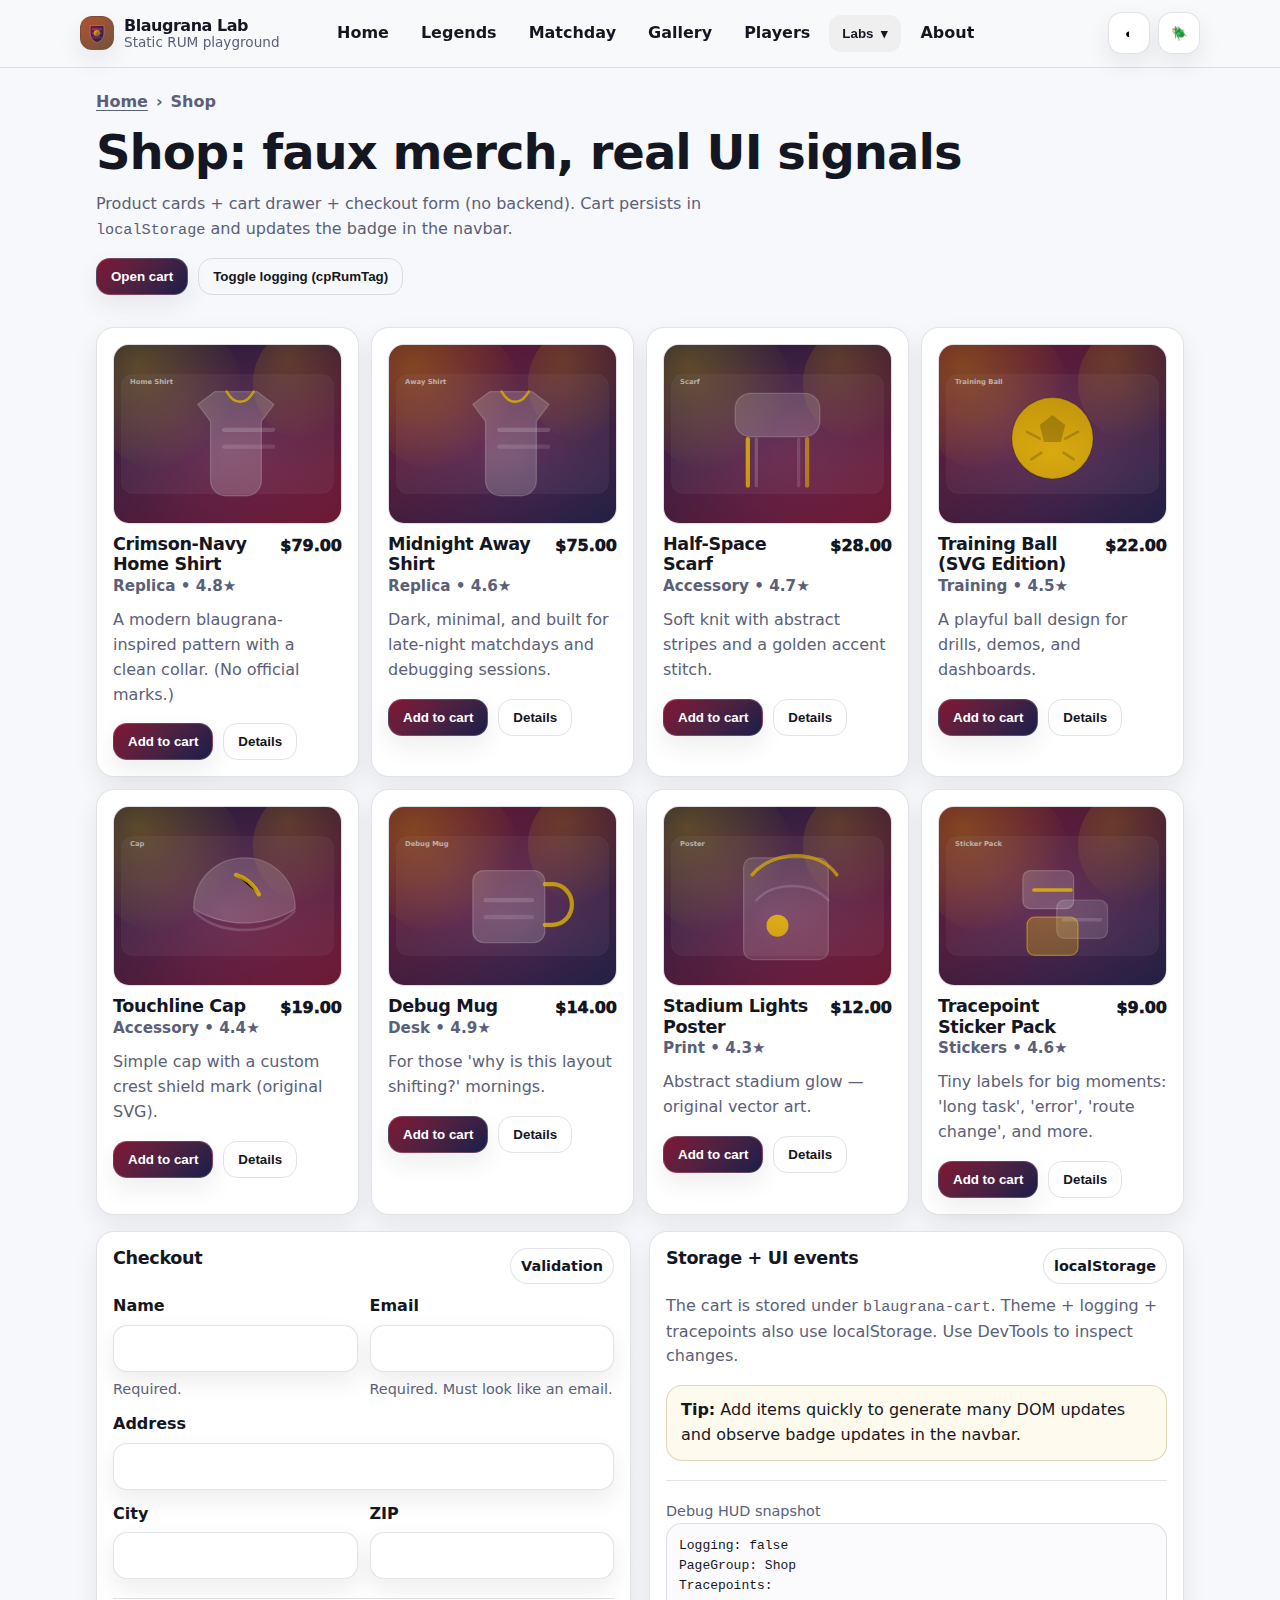
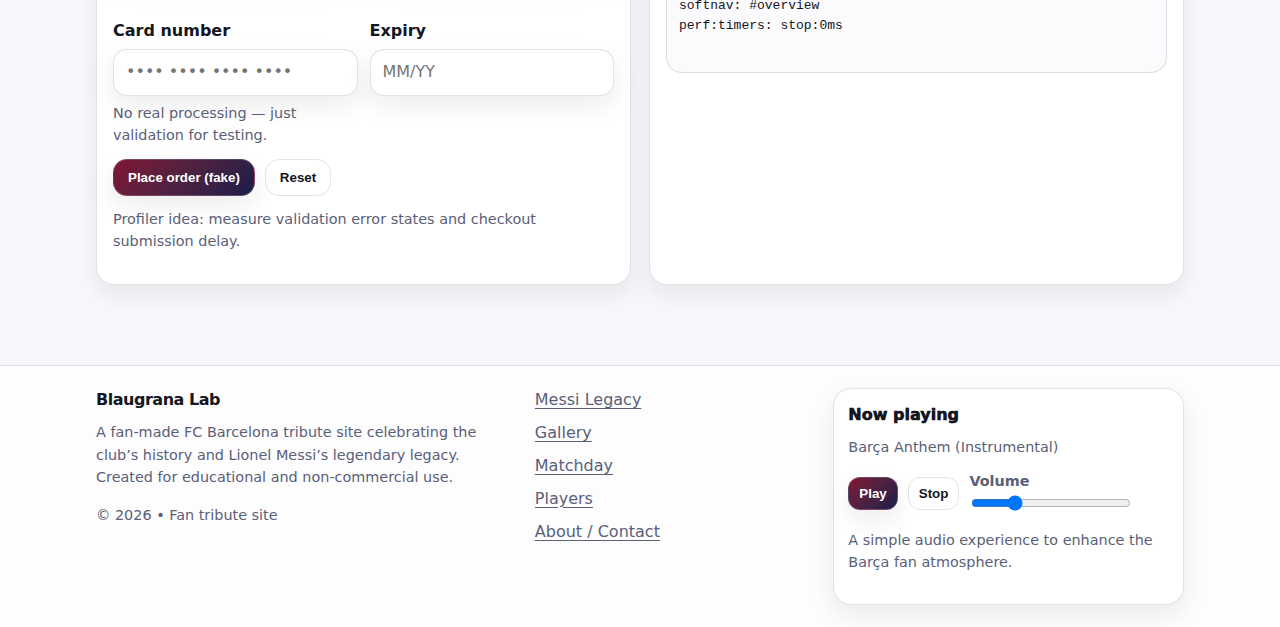
<file: shop.html>
<!doctype html>
<html lang="en">
<head>
  <meta charset="utf-8" />
  <meta name="viewport" content="width=device-width, initial-scale=1" />
  <meta name="color-scheme" content="light dark" />
  <title>Blaugrana Lab — Shop</title>
  <meta name="description" content="Fake shop with product cards, cart drawer (localStorage), and checkout form validation." />

  <link rel="icon" href="./assets/img/illustrations/favicon.svg" type="image/svg+xml" />
  <link rel="stylesheet" href="./assets/css/styles.css" />

  <script>
    (function () {
      try {
        var mode = localStorage.getItem('theme') || 'system';
        var prefersDark = window.matchMedia && window.matchMedia('(prefers-color-scheme: dark)').matches;
        var isDark = mode === 'dark' || (mode === 'system' && prefersDark);
        document.documentElement.dataset.theme = isDark ? 'dark' : 'light';
      } catch (e) {}
    })();
    window.CPRUMDataLayer = window.CPRUMDataLayer || [];
    window.cpRumTag = window.cpRumTag || function(){ window.CPRUMDataLayer.push(arguments); };
  </script>
</head>

<body>
  <a class="skip-link" href="#main">Skip to content</a>
  <div id="site-header" data-include="./partials/header.html"></div>

  <main id="main" class="main">
    <section class="page-hero">
      <div class="container">
        <nav class="breadcrumbs" aria-label="Breadcrumb">
          <a href="./index.html">Home</a>
          <span aria-hidden="true">›</span>
          <span>Shop</span>
        </nav>

        <h1>Shop: faux merch, real UI signals</h1>
        <p class="lead">
          Product cards + cart drawer + checkout form (no backend).
          Cart persists in <code>localStorage</code> and updates the badge in the navbar.
        </p>

        <div class="btn-row">
          <button class="btn btn-primary" id="open-cart" type="button">Open cart</button>
          <button class="btn btn-ghost" type="button" data-tooltip="Toggles logging via the DataLayer"
            onclick="cpRumTag('logging', !(window.CPRUM && window.CPRUM.state && window.CPRUM.state.logging));">
            Toggle logging (cpRumTag)
          </button>
        </div>
      </div>
    </section>

    <section class="section">
      <div class="container">
        <div id="products-skeleton" class="card skeleton" style="height: 220px; border-radius: 18px;"></div>
        <div id="product-grid" class="product-grid" aria-label="Product grid"></div>

        <div class="grid grid-2" style="margin-top:16px;">
          <div class="card">
            <div class="card-header">
              <h2 class="card-title">Checkout</h2>
              <span class="chip">Validation</span>
            </div>

            <form id="checkout-form" novalidate>
              <div class="form-row">
                <div class="field">
                  <label for="name">Name</label>
                  <input id="name" name="name" type="text" autocomplete="name" data-required aria-invalid="false" />
                  <div class="help">Required.</div>
                </div>
                <div class="field">
                  <label for="email">Email</label>
                  <input id="email" name="email" type="email" autocomplete="email" data-required aria-invalid="false" />
                  <div class="help">Required. Must look like an email.</div>
                </div>
              </div>

              <div class="field" style="margin-top:12px;">
                <label for="address">Address</label>
                <input id="address" name="address" type="text" autocomplete="street-address" data-required aria-invalid="false" />
              </div>

              <div class="form-row" style="margin-top:12px;">
                <div class="field">
                  <label for="city">City</label>
                  <input id="city" name="city" type="text" autocomplete="address-level2" data-required aria-invalid="false" />
                </div>
                <div class="field">
                  <label for="zip">ZIP</label>
                  <input id="zip" name="zip" type="text" autocomplete="postal-code" data-required aria-invalid="false" />
                </div>
              </div>

              <hr />

              <div class="form-row">
                <div class="field">
                  <label for="card">Card number</label>
                  <input id="card" name="card" type="text" inputmode="numeric" placeholder="•••• •••• •••• ••••" data-required aria-invalid="false" />
                  <div class="help">No real processing — just validation for testing.</div>
                </div>
                <div class="field">
                  <label for="exp">Expiry</label>
                  <input id="exp" name="exp" type="text" placeholder="MM/YY" data-required aria-invalid="false" />
                </div>
              </div>

              <div class="btn-row" style="margin-top:12px;">
                <button class="btn btn-primary" type="submit">Place order (fake)</button>
                <button class="btn btn-ghost" type="reset">Reset</button>
              </div>
            </form>

            <p class="small muted" style="margin-top:12px;">
              Profiler idea: measure validation error states and checkout submission delay.
            </p>
          </div>

          <div class="card">
            <div class="card-header">
              <h2 class="card-title">Storage + UI events</h2>
              <span class="chip">localStorage</span>
            </div>
            <p class="muted">
              The cart is stored under <code>blaugrana-cart</code>. Theme + logging + tracepoints also use localStorage.
              Use DevTools to inspect changes.
            </p>

            <div class="alert">
              <strong>Tip:</strong> Add items quickly to generate many DOM updates and observe badge updates in the navbar.
            </div>

            <hr />

            <div class="small muted">Debug HUD snapshot</div>
            <pre class="status-box" style="min-height: 150px;">
Logging: <span data-debug-logging>—</span>
PageGroup: <span data-debug-pagegroup>—</span>
Tracepoints:
<span data-debug-tracepoints>—</span></pre>
          </div>
        </div>
      </div>
    </section>
  </main>

  <!-- Cart drawer -->
  <div class="drawer-overlay" id="cart-overlay" hidden></div>
  <aside class="drawer" id="cart-drawer" aria-hidden="true" aria-label="Cart drawer">
    <header>
      <div>
        <div style="font-weight:950;">Your cart</div>
        <div class="small muted">Persists in localStorage</div>
      </div>
      <button class="btn btn-small" id="close-cart" type="button">Close</button>
    </header>

    <div class="drawer-body">
      <div id="cart-items"></div>

      <div class="card" style="margin-top:12px;">
        <div class="small muted">Totals</div>
        <div class="grid" style="gap:8px; margin-top:8px;">
          <div class="btn-row" style="justify-content: space-between;">
            <span>Subtotal</span>
            <strong id="cart-subtotal">$0.00</strong>
          </div>
          <div class="btn-row" style="justify-content: space-between;">
            <span>Shipping <span class="muted small" data-tooltip="Static demo fee">(?)</span></span>
            <strong id="cart-shipping">$0.00</strong>
          </div>
          <div class="btn-row" style="justify-content: space-between;">
            <span>Tax</span>
            <strong id="cart-tax">$0.00</strong>
          </div>
          <hr />
          <div class="btn-row" style="justify-content: space-between;">
            <span>Total</span>
            <strong id="cart-total">$0.00</strong>
          </div>
        </div>
      </div>
    </div>

    <div class="drawer-footer">
      <div class="btn-row">
        <button class="btn btn-ghost" type="button" onclick="localStorage.removeItem('blaugrana-cart'); location.reload();">
          Clear cart storage
        </button>
      </div>
    </div>
  </aside>

  <div id="site-footer" data-include="./partials/footer.html"></div>

  <script src="./assets/js/app.js" defer></script>
  <script src="./assets/js/audio.js" defer></script>
  <script src="./assets/js/shop.js" defer></script>
</body>
</html>
</file>
<file: assets/css/styles.css>
/* Blaugrana Lab — styles.css
   Barcelona-inspired palette without official branding.
   Mobile-first, responsive, accessible, and profiler-friendly.
*/

:root{
  --bg: #f7f8fb;
  --surface: #ffffff;
  --surface-2: #fbfbfe;
  --text: #141622;
  --muted: #5a6078;
  --primary: #1d1e4f;      /* deep navy */
  --secondary: #8a1538;    /* burgundy */
  --accent: #f5c400;       /* warm gold */
  --danger: #d64545;
  --ok: #1b8a5a;

  --border: rgba(20,22,34,0.12);
  --border-strong: rgba(20,22,34,0.18);
  --shadow: 0 18px 45px rgba(20,22,34,0.10);
  --shadow-soft: 0 10px 25px rgba(20,22,34,0.08);

  --radius: 18px;
  --radius-sm: 12px;

  --container: 1120px;
  --content-gap: 18px;

  --focus-ring: 2px solid rgba(245,196,0,0.95);

  --gradient: radial-gradient(1200px 600px at 10% -10%, rgba(245,196,0,0.30), transparent 55%),
              radial-gradient(1000px 500px at 90% 0%, rgba(138,21,56,0.25), transparent 60%),
              linear-gradient(135deg, rgba(138,21,56,0.92), rgba(29,30,79,0.92));
}

:root[data-theme="dark"]{
  --bg: #0a0b12;
  --surface: #121427;
  --surface-2: #0f1020;
  --text: #edf0ff;
  --muted: #a9b0d0;
  --border: rgba(237,240,255,0.14);
  --border-strong: rgba(237,240,255,0.22);
  --shadow: 0 22px 55px rgba(0,0,0,0.42);
  --shadow-soft: 0 12px 28px rgba(0,0,0,0.32);
  --focus-ring: 2px solid rgba(245,196,0,0.95);
}

html{
  color-scheme: light dark;
}

*,
*::before,
*::after{
  box-sizing: border-box;
}

body{
  margin: 0;
  font-family: ui-sans-serif, system-ui, -apple-system, Segoe UI, Roboto, Helvetica, Arial, "Apple Color Emoji","Segoe UI Emoji";
  background: var(--bg);
  color: var(--text);
  line-height: 1.55;
}

img{
  max-width: 100%;
  display: block;
}

a{
  color: inherit;
  text-decoration: none;
}

p{
  margin: 0 0 1rem 0;
}

h1,h2,h3{
  line-height: 1.15;
  margin: 0 0 0.75rem 0;
  letter-spacing: -0.02em;
}

h1{ font-size: clamp(2rem, 3.8vw, 3rem); }
h2{ font-size: clamp(1.4rem, 2.4vw, 2rem); }
h3{ font-size: 1.15rem; }

small,.small{
  font-size: 0.9rem;
}

.muted{
  color: var(--muted);
}

code{
  font-family: ui-monospace, SFMono-Regular, Menlo, Monaco, Consolas, "Liberation Mono", "Courier New", monospace;
  font-size: 0.95em;
}

kbd{
  font-family: ui-monospace, SFMono-Regular, Menlo, Monaco, Consolas, "Liberation Mono", "Courier New", monospace;
  font-size: 0.92em;
  border: 1px solid var(--border-strong);
  background: var(--surface-2);
  border-radius: 10px;
  padding: 0.15rem 0.4rem;
}

hr{
  border: 0;
  border-top: 1px solid var(--border);
  margin: 1.2rem 0;
}

.container{
  max-width: var(--container);
  margin: 0 auto;
  padding: 0 16px;
}

.skip-link{
  position: absolute;
  left: 12px;
  top: 8px;
  transform: translateY(-140%);
  background: var(--surface);
  border: 1px solid var(--border-strong);
  border-radius: 12px;
  padding: 0.6rem 0.85rem;
  z-index: 999;
}
.skip-link:focus{
  transform: translateY(0);
  outline: var(--focus-ring);
  outline-offset: 3px;
}

:focus-visible{
  outline: var(--focus-ring);
  outline-offset: 3px;
}

.site-header{
  position: sticky;
  top: 0;
  z-index: 50;
  backdrop-filter: blur(10px);
  background: color-mix(in oklab, var(--bg) 78%, transparent);
  border-bottom: 1px solid var(--border);
}

.header-inner{
  display: flex;
  align-items: center;
  gap: 14px;
  padding: 10px 0;
}

.brand{
  display: flex;
  align-items: center;
  gap: 10px;
  min-width: 230px;
}

.brand-mark{
  width: 34px;
  height: 34px;
  border-radius: 12px;
  background: var(--gradient);
  display: grid;
  place-items: center;
  box-shadow: var(--shadow-soft);
  border: 1px solid color-mix(in oklab, var(--border) 70%, transparent);
}

.brand-text{
  display: flex;
  flex-direction: column;
  line-height: 1.05;
}

.brand-name{
  font-weight: 800;
  letter-spacing: -0.03em;
}

.brand-sub{
  font-size: 0.85rem;
  color: var(--muted);
}

.nav{
  flex: 1;
}

.nav-links{
  list-style: none;
  margin: 0;
  padding: 0;
  display: flex;
  align-items: center;
  gap: 6px;
}

.nav-links a,
.dropdown-toggle{
  display: inline-flex;
  align-items: center;
  gap: 8px;
  padding: 10px 12px;
  border-radius: 12px;
  border: 1px solid transparent;
  color: var(--text);
  font-weight: 650;
}

.nav-links a:hover,
.dropdown-toggle:hover{
  background: color-mix(in oklab, var(--surface) 70%, transparent);
  border-color: var(--border);
}

.nav-links a.active{
  background: color-mix(in oklab, var(--surface) 85%, transparent);
  border-color: var(--border-strong);
  box-shadow: var(--shadow-soft);
}

.nav-badge{
  display: inline-flex;
  align-items: center;
  justify-content: center;
  min-width: 22px;
  height: 22px;
  padding: 0 6px;
  border-radius: 999px;
  background: color-mix(in oklab, var(--accent) 30%, var(--surface));
  border: 1px solid color-mix(in oklab, var(--accent) 45%, var(--border));
  font-size: 0.8rem;
  font-weight: 800;
}

.header-actions{
  display: flex;
  gap: 8px;
  align-items: center;
}

.icon-btn{
  border: 1px solid var(--border);
  background: var(--surface);
  border-radius: 14px;
  width: 42px;
  height: 42px;
  display: grid;
  place-items: center;
  cursor: pointer;
  box-shadow: var(--shadow-soft);
}
.icon-btn:hover{
  border-color: var(--border-strong);
  transform: translateY(-1px);
}

.nav-toggle{
  display: none;
}

.dropdown{
  position: relative;
}
.dropdown-menu{
  position: absolute;
  right: 0;
  top: calc(100% + 6px);
  min-width: 210px;
  background: var(--surface);
  border: 1px solid var(--border);
  border-radius: 16px;
  padding: 6px;
  box-shadow: var(--shadow);
  display: none;
}
.dropdown.open .dropdown-menu{
  display: block;
}
.dropdown-menu a{
  display: block;
  padding: 10px 12px;
  border-radius: 12px;
}
.dropdown-menu a:hover{
  background: color-mix(in oklab, var(--surface) 70%, transparent);
}

.main{
  padding-bottom: 56px;
}

.hero{
  position: relative;
  overflow: hidden;
  padding: 34px 0 22px 0;
}

.hero::before{
  content: "";
  position: absolute;
  inset: -60px -60px auto -60px;
  height: 670px;
  background: var(--gradient);
  border-bottom-left-radius: 40px;
  border-bottom-right-radius: 40px;
  filter: saturate(1.08);
}

.hero::after{
  content:"";
  position:absolute;
  inset:0;
  pointer-events:none;
  background-image: radial-gradient(700px 380px at 20% 20%, rgba(255,255,255,0.22), transparent 60%),
                    radial-gradient(500px 260px at 85% 30%, rgba(255,255,255,0.18), transparent 55%);
  mix-blend-mode: overlay;
  opacity: 0.45;
}

.hero-inner{
  position: relative;
  display: grid;
  grid-template-columns: 1.2fr 0.8fr;
  align-items: center;
  gap: 22px;
}

.kicker{
  display: inline-flex;
  align-items: center;
  gap: 10px;
  padding: 8px 12px;
  border-radius: 999px;
  background: rgba(255,255,255,0.10);
  border: 1px solid rgba(255,255,255,0.18);
  color: #fff;
  font-weight: 700;
  margin-bottom: 12px;
}

.hero h1,
.hero p{
  color: #fff;
}

.hero p{
  opacity: 0.92;
}

.hero-cta{
  display: flex;
  flex-wrap: wrap;
  gap: 10px;
  margin-top: 14px;
}

.hero-badges{
  display: flex;
  flex-wrap: wrap;
  gap: 8px;
  margin-top: 14px;
}

.badge{
  display: inline-flex;
  align-items: center;
  gap: 8px;
  padding: 8px 10px;
  border-radius: 999px;
  font-weight: 650;
  border: 1px solid rgba(255,255,255,0.18);
  background: rgba(255,255,255,0.10);
  color: #fff;
}

.hero-art{
  display: grid;
  place-items: center;
  padding: 10px;
}

.section{
  padding: 24px 0;
}

.section-title{
  display: flex;
  align-items: baseline;
  justify-content: space-between;
  gap: 10px;
  margin-bottom: 10px;
}
.section-title .hint{
  color: var(--muted);
  font-size: 0.95rem;
}

.grid{
  display: grid;
  gap: var(--content-gap);
}

.grid-3{
  grid-template-columns: repeat(3, 1fr);
}

.grid-2{
  grid-template-columns: repeat(2, 1fr);
}

.card{
  background: var(--surface);
  border: 1px solid var(--border);
  border-radius: var(--radius);
  box-shadow: var(--shadow-soft);
  padding: 16px;
}

.card.soft{
  background: color-mix(in oklab, var(--surface) 85%, transparent);
}

.card-header{
  display:flex;
  justify-content: space-between;
  gap: 12px;
  align-items: flex-start;
  margin-bottom: 10px;
}

.card-title{
  margin: 0;
  font-size: 1.1rem;
}

.card-actions{
  display:flex;
  gap: 8px;
  align-items: center;
}

.chip{
  display:inline-flex;
  align-items:center;
  gap: 8px;
  padding: 6px 10px;
  border-radius: 999px;
  border: 1px solid var(--border);
  background: color-mix(in oklab, var(--surface) 75%, transparent);
  font-weight: 650;
  font-size: 0.9rem;
}

.btn{
  appearance: none;
  border: 1px solid var(--border);
  background: var(--surface);
  color: var(--text);
  border-radius: 14px;
  padding: 10px 14px;
  font-weight: 750;
  cursor: pointer;
  box-shadow: var(--shadow-soft);
  display: inline-flex;
  align-items: center;
  justify-content: center;
  gap: 10px;
}

.btn:hover{
  border-color: var(--border-strong);
  transform: translateY(-1px);
}

.btn:active{
  transform: translateY(0px);
}

.btn-primary{
  background: linear-gradient(135deg, color-mix(in oklab, var(--secondary) 95%, #000),
                                     color-mix(in oklab, var(--primary) 95%, #000));
  color: #fff;
  border-color: rgba(255,255,255,0.18);
}

.btn-secondary{
  background: color-mix(in oklab, var(--accent) 34%, var(--surface));
  border-color: color-mix(in oklab, var(--accent) 45%, var(--border));
}

.btn-ghost{
  background: transparent;
  box-shadow: none;
}

.btn-danger{
  background: color-mix(in oklab, var(--danger) 16%, var(--surface));
  border-color: color-mix(in oklab, var(--danger) 35%, var(--border));
}

.btn-small{
  padding: 8px 10px;
  border-radius: 12px;
  font-weight: 750;
}

.btn-row{
  display:flex;
  flex-wrap: wrap;
  gap: 10px;
}

.stats-grid{
  display: grid;
  grid-template-columns: repeat(4, 1fr);
  gap: 12px;
}

.stat-label{
  color: var(--muted);
  font-weight: 650;
  font-size: 0.95rem;
}

.stat-value{
  font-size: 2rem;
  font-weight: 900;
  letter-spacing: -0.03em;
  margin-top: 4px;
}

.breadcrumbs{
  display:flex;
  flex-wrap: wrap;
  gap: 8px;
  align-items: center;
  color: var(--muted);
  font-weight: 650;
  margin-bottom: 10px;
}

.breadcrumbs a{
  color: var(--muted);
  text-decoration: underline;
  text-underline-offset: 3px;
}

.page-hero{
  padding: 22px 0 8px 0;
}

.page-hero .lead{
  color: var(--muted);
  max-width: 70ch;
}

.alert{
  border-left: 4px solid var(--accent);
  background: color-mix(in oklab, var(--accent) 10%, var(--surface));
  border-radius: 16px;
  padding: 12px 14px;
  border: 1px solid color-mix(in oklab, var(--accent) 20%, var(--border));
}

.tabs{
  border-radius: var(--radius);
  border: 1px solid var(--border);
  background: var(--surface);
  box-shadow: var(--shadow-soft);
  overflow: hidden;
}

.tab-list{
  display: flex;
  gap: 6px;
  flex-wrap: wrap;
  padding: 10px;
  border-bottom: 1px solid var(--border);
  background: color-mix(in oklab, var(--surface) 88%, transparent);
}

.tab{
  border: 1px solid transparent;
  background: transparent;
  color: var(--text);
  padding: 10px 12px;
  border-radius: 12px;
  font-weight: 800;
  cursor: pointer;
}

.tab[aria-selected="true"]{
  background: color-mix(in oklab, var(--surface) 86%, transparent);
  border-color: var(--border-strong);
}

.tab-panel{
  padding: 14px;
}

.accordion{
  border-radius: var(--radius);
  border: 1px solid var(--border);
  background: var(--surface);
  box-shadow: var(--shadow-soft);
  overflow: hidden;
}

.accordion-item + .accordion-item{
  border-top: 1px solid var(--border);
}

.accordion-button{
  width: 100%;
  text-align: left;
  background: transparent;
  border: 0;
  color: var(--text);
  cursor: pointer;
  padding: 14px;
  font-weight: 850;
  display: flex;
  justify-content: space-between;
  align-items: center;
  gap: 12px;
}

.accordion-button .icon{
  opacity: 0.7;
  transition: transform 120ms ease;
}

.accordion-button[aria-expanded="true"] .icon{
  transform: rotate(90deg);
}

.accordion-panel{
  padding: 0 14px 14px 14px;
  color: var(--muted);
}

.table-wrap{
  overflow: auto;
  border-radius: var(--radius);
  border: 1px solid var(--border);
  background: var(--surface);
  box-shadow: var(--shadow-soft);
}

.table{
  width: 100%;
  border-collapse: collapse;
  min-width: 720px;
}

.table th,
.table td{
  padding: 12px 12px;
  border-bottom: 1px solid var(--border);
  vertical-align: top;
}

.table th{
  text-align: left;
  font-weight: 900;
  font-size: 0.95rem;
  color: var(--muted);
  position: sticky;
  top: 0;
  background: var(--surface);
}

.table th button{
  width: 100%;
  display: inline-flex;
  align-items: center;
  justify-content: space-between;
  gap: 10px;
  border: 0;
  background: transparent;
  font: inherit;
  color: inherit;
  cursor: pointer;
  padding: 0;
}

.table tr:hover td{
  background: color-mix(in oklab, var(--surface) 88%, transparent);
}

.table .score{
  font-weight: 900;
}

.table-controls{
  display:flex;
  gap: 10px;
  flex-wrap: wrap;
  align-items: center;
  margin-bottom: 10px;
}

.field{
  display:flex;
  flex-direction: column;
  gap: 6px;
}

label{
  font-weight: 800;
}

input[type="text"],
input[type="email"],
input[type="search"],
input[type="number"],
input[type="password"],
select,
textarea{
  width: 100%;
  border: 1px solid var(--border);
  background: var(--surface);
  color: var(--text);
  border-radius: 14px;
  padding: 10px 12px;
  font: inherit;
  box-shadow: var(--shadow-soft);
}

input[aria-invalid="true"],
textarea[aria-invalid="true"],
select[aria-invalid="true"]{
  border-color: color-mix(in oklab, var(--danger) 55%, var(--border));
  box-shadow: 0 0 0 3px color-mix(in oklab, var(--danger) 20%, transparent);
}

.help{
  color: var(--muted);
  font-size: 0.9rem;
}

.form-row{
  display:grid;
  grid-template-columns: repeat(2, 1fr);
  gap: 12px;
}

.pagination{
  display:flex;
  gap: 8px;
  flex-wrap: wrap;
  margin-top: 12px;
  align-items: center;
}

.pagination button{
  min-width: 42px;
}

.pagination .page-info{
  color: var(--muted);
  font-weight: 650;
}

.gallery-grid{
  display:grid;
  grid-template-columns: repeat(3, 1fr);
  gap: 12px;
}

.gallery-item{
  position: relative;
  border-radius: var(--radius);
  overflow: hidden;
  background: var(--surface);
  border: 1px solid var(--border);
  box-shadow: var(--shadow-soft);
}

.gallery-item button{
  appearance: none;
  border: 0;
  background: transparent;
  padding: 0;
  cursor: zoom-in;
  width: 100%;
  text-align: left;
}

.gallery-item img{
  width: 100%;
  height: 220px;
  object-fit: cover;
  display: block;
  opacity: 0;
  transition: opacity 180ms ease;
}

.gallery-item img.loaded{
  opacity: 1;
}

.gallery-caption{
  padding: 10px 12px;
  display:flex;
  justify-content: space-between;
  gap: 10px;
  align-items: center;
}

.skeleton{
  position: relative;
  overflow: hidden;
  background: color-mix(in oklab, var(--surface) 70%, rgba(0,0,0,0.04));
}

.skeleton::after{
  content: "";
  position: absolute;
  inset: 0;
  transform: translateX(-100%);
  background: linear-gradient(90deg, transparent, rgba(255,255,255,0.25), transparent);
  animation: shimmer 1.2s infinite;
}

:root[data-theme="dark"] .skeleton::after{
  background: linear-gradient(90deg, transparent, rgba(255,255,255,0.10), transparent);
}

@keyframes shimmer{
  100% { transform: translateX(100%); }
}

.skeleton-img{
  position: absolute;
  inset: 0;
  height: 220px;
}

.toast-container{
  position: fixed;
  bottom: 14px;
  right: 14px;
  display: grid;
  gap: 10px;
  z-index: 999;
}

.toast{
  width: min(360px, calc(100vw - 28px));
  border-radius: 16px;
  border: 1px solid var(--border);
  background: var(--surface);
  box-shadow: var(--shadow);
  padding: 12px 14px;
}

.toast .title{
  font-weight: 900;
  margin-bottom: 2px;
}

.toast.info{ border-left: 4px solid var(--accent); }
.toast.danger{ border-left: 4px solid var(--danger); }
.toast.ok{ border-left: 4px solid var(--ok); }

.modal-overlay{
  position: fixed;
  inset: 0;
  background: rgba(0,0,0,0.55);
  display: grid;
  place-items: center;
  z-index: 1000;
  padding: 18px;
}

.modal{
  width: min(820px, 100%);
  max-height: min(82vh, 860px);
  overflow: auto;
  border-radius: 18px;
  background: var(--surface);
  border: 1px solid var(--border);
  box-shadow: var(--shadow);
}

.modal-header{
  display:flex;
  justify-content: space-between;
  align-items: center;
  gap: 12px;
  padding: 14px 14px 8px 14px;
  border-bottom: 1px solid var(--border);
  position: sticky;
  top: 0;
  background: var(--surface);
}

.modal-title{
  font-weight: 950;
  margin: 0;
}

.modal-body{
  padding: 14px;
}

.modal-footer{
  padding: 12px 14px 14px 14px;
  border-top: 1px solid var(--border);
}

.modal-close{
  border: 1px solid var(--border);
  background: var(--surface);
  border-radius: 14px;
  width: 42px;
  height: 42px;
  cursor: pointer;
}

.drawer-overlay{
  position: fixed;
  inset: 0;
  background: rgba(0,0,0,0.45);
  z-index: 800;
}

.drawer{
  position: fixed;
  right: 0;
  top: 0;
  height: 100%;
  width: min(420px, 92vw);
  background: var(--surface);
  border-left: 1px solid var(--border);
  box-shadow: var(--shadow);
  z-index: 900;
  transform: translateX(110%);
  transition: transform 220ms ease;
  display: flex;
  flex-direction: column;
}
.drawer.open{
  transform: translateX(0%);
}
.drawer header{
  padding: 14px;
  border-bottom: 1px solid var(--border);
  display:flex;
  align-items: center;
  justify-content: space-between;
  gap: 12px;
}
.drawer .drawer-body{
  padding: 14px;
  overflow: auto;
  flex: 1;
}
.drawer .drawer-footer{
  padding: 14px;
  border-top: 1px solid var(--border);
}

.cart-item{
  display:flex;
  gap: 12px;
  align-items: flex-start;
  padding: 12px 0;
  border-bottom: 1px dashed var(--border);
}
.cart-item img{
  width: 72px;
  height: 72px;
  border-radius: 14px;
  border: 1px solid var(--border);
  background: var(--surface-2);
}
.cart-item .meta{
  flex:1;
}
.cart-item .meta .name{
  font-weight: 900;
  margin-bottom: 2px;
}
.cart-item .meta .price{
  color: var(--muted);
  font-weight: 700;
}

.product-grid{
  display: grid;
  grid-template-columns: repeat(4, 1fr);
  gap: 12px;
}

.product-card img{
  width: 100%;
  height: 180px;
  object-fit: cover;
  border-radius: 16px;
  border: 1px solid var(--border);
  background: var(--surface-2);
}

.product-card .price{
  font-weight: 950;
}

.product-card .rating{
  color: var(--muted);
  font-weight: 750;
  font-size: 0.95rem;
}

.site-footer{
  border-top: 1px solid var(--border);
  background: color-mix(in oklab, var(--surface) 75%, transparent);
  padding: 22px 0;
}

.footer-inner{
  display: grid;
  grid-template-columns: 1.2fr 0.8fr 1fr;
  gap: 18px;
  align-items: start;
}

.footer-links{
  display: grid;
  gap: 8px;
}

.footer-links a{
  text-decoration: underline;
  text-underline-offset: 3px;
  color: var(--muted);
}

.audio-widget{
  border: 1px solid var(--border);
  background: var(--surface);
  border-radius: 18px;
  padding: 14px;
  box-shadow: var(--shadow-soft);
}

.audio-title{
  font-weight: 950;
  margin-bottom: 8px;
}

.audio-controls{
  display:flex;
  gap: 10px;
  align-items: center;
  flex-wrap: wrap;
}

.audio-volume input{
  width: 160px;
}

.hud{
  position: fixed;
  left: 14px;
  bottom: 14px;
  width: min(420px, calc(100vw - 28px));
  background: var(--surface);
  border: 1px solid var(--border);
  border-radius: 18px;
  box-shadow: var(--shadow);
  padding: 12px;
  z-index: 1200;
  display: none;
}
.hud.open{
  display: block;
}
.hud header{
  display:flex;
  align-items: center;
  justify-content: space-between;
  gap: 10px;
  margin-bottom: 8px;
}
.hud header .title{
  font-weight: 950;
}
.hud pre{
  white-space: pre-wrap;
  word-break: break-word;
  margin: 0;
  background: var(--surface-2);
  border: 1px solid var(--border);
  border-radius: 14px;
  padding: 10px;
  font-size: 0.88rem;
}
.hud .row{
  display:flex;
  gap: 8px;
  flex-wrap: wrap;
  margin-top: 10px;
}

.status-box{
  background: var(--surface-2);
  border: 1px solid var(--border);
  border-radius: 16px;
  padding: 12px;
  white-space: pre-wrap;
  word-break: break-word;
  margin: 0;
  min-height: 84px;
}

.lab-grid{
  display: grid;
  grid-template-columns: 1.1fr 0.9fr;
  gap: 12px;
  align-items: start;
}

.metric-grid{
  display:grid;
  grid-template-columns: repeat(2, 1fr);
  gap: 10px;
}
.metric{
  border: 1px solid var(--border);
  background: color-mix(in oklab, var(--surface) 80%, transparent);
  border-radius: 16px;
  padding: 10px;
}
.metric dt{
  color: var(--muted);
  font-weight: 750;
}
.metric dd{
  margin: 3px 0 0 0;
  font-weight: 950;
}

.nowrap{ white-space: nowrap; }

/* Tooltip (single floating element controlled by JS) */
.tooltip{
  position: fixed;
  z-index: 1300;
  background: var(--surface);
  border: 1px solid var(--border);
  border-radius: 14px;
  padding: 8px 10px;
  box-shadow: var(--shadow);
  font-weight: 750;
  font-size: 0.92rem;
  pointer-events: none;
  opacity: 0;
  transform: translateY(4px);
  transition: opacity 80ms ease, transform 80ms ease;
}
.tooltip.show{
  opacity: 1;
  transform: translateY(0px);
}

/* Responsive */
@media (max-width: 980px){
  .hero-inner{
    grid-template-columns: 1fr;
  }
  .hero-art{
    justify-content: start;
  }
  .stats-grid{
    grid-template-columns: repeat(2, 1fr);
  }
  .product-grid{
    grid-template-columns: repeat(2, 1fr);
  }
  .grid-3{
    grid-template-columns: 1fr;
  }
  .grid-2{
    grid-template-columns: 1fr;
  }
  .gallery-grid{
    grid-template-columns: repeat(2, 1fr);
  }
  .footer-inner{
    grid-template-columns: 1fr;
  }
  .lab-grid{
    grid-template-columns: 1fr;
  }
}

@media (max-width: 720px){
  .brand{
    min-width: 0;
  }
  .nav-toggle{
    display: grid;
  }
  .nav{
    position: fixed;
    left: 14px;
    right: 14px;
    top: 64px;
    z-index: 100;
    border: 1px solid var(--border);
    background: var(--surface);
    border-radius: 18px;
    box-shadow: var(--shadow);
    padding: 10px;
    display: none;
  }
  .nav.open{
    display: block;
  }
  .nav-links{
    flex-direction: column;
    align-items: stretch;
  }
  .dropdown-menu{
    position: static;
    display: none;
    box-shadow: none;
    border: 0;
    padding: 0 0 0 12px;
  }
  .dropdown.open .dropdown-menu{
    display: block;
  }
  .gallery-grid{
    grid-template-columns: 1fr;
  }
  .form-row{
    grid-template-columns: 1fr;
  }
}
</file>
